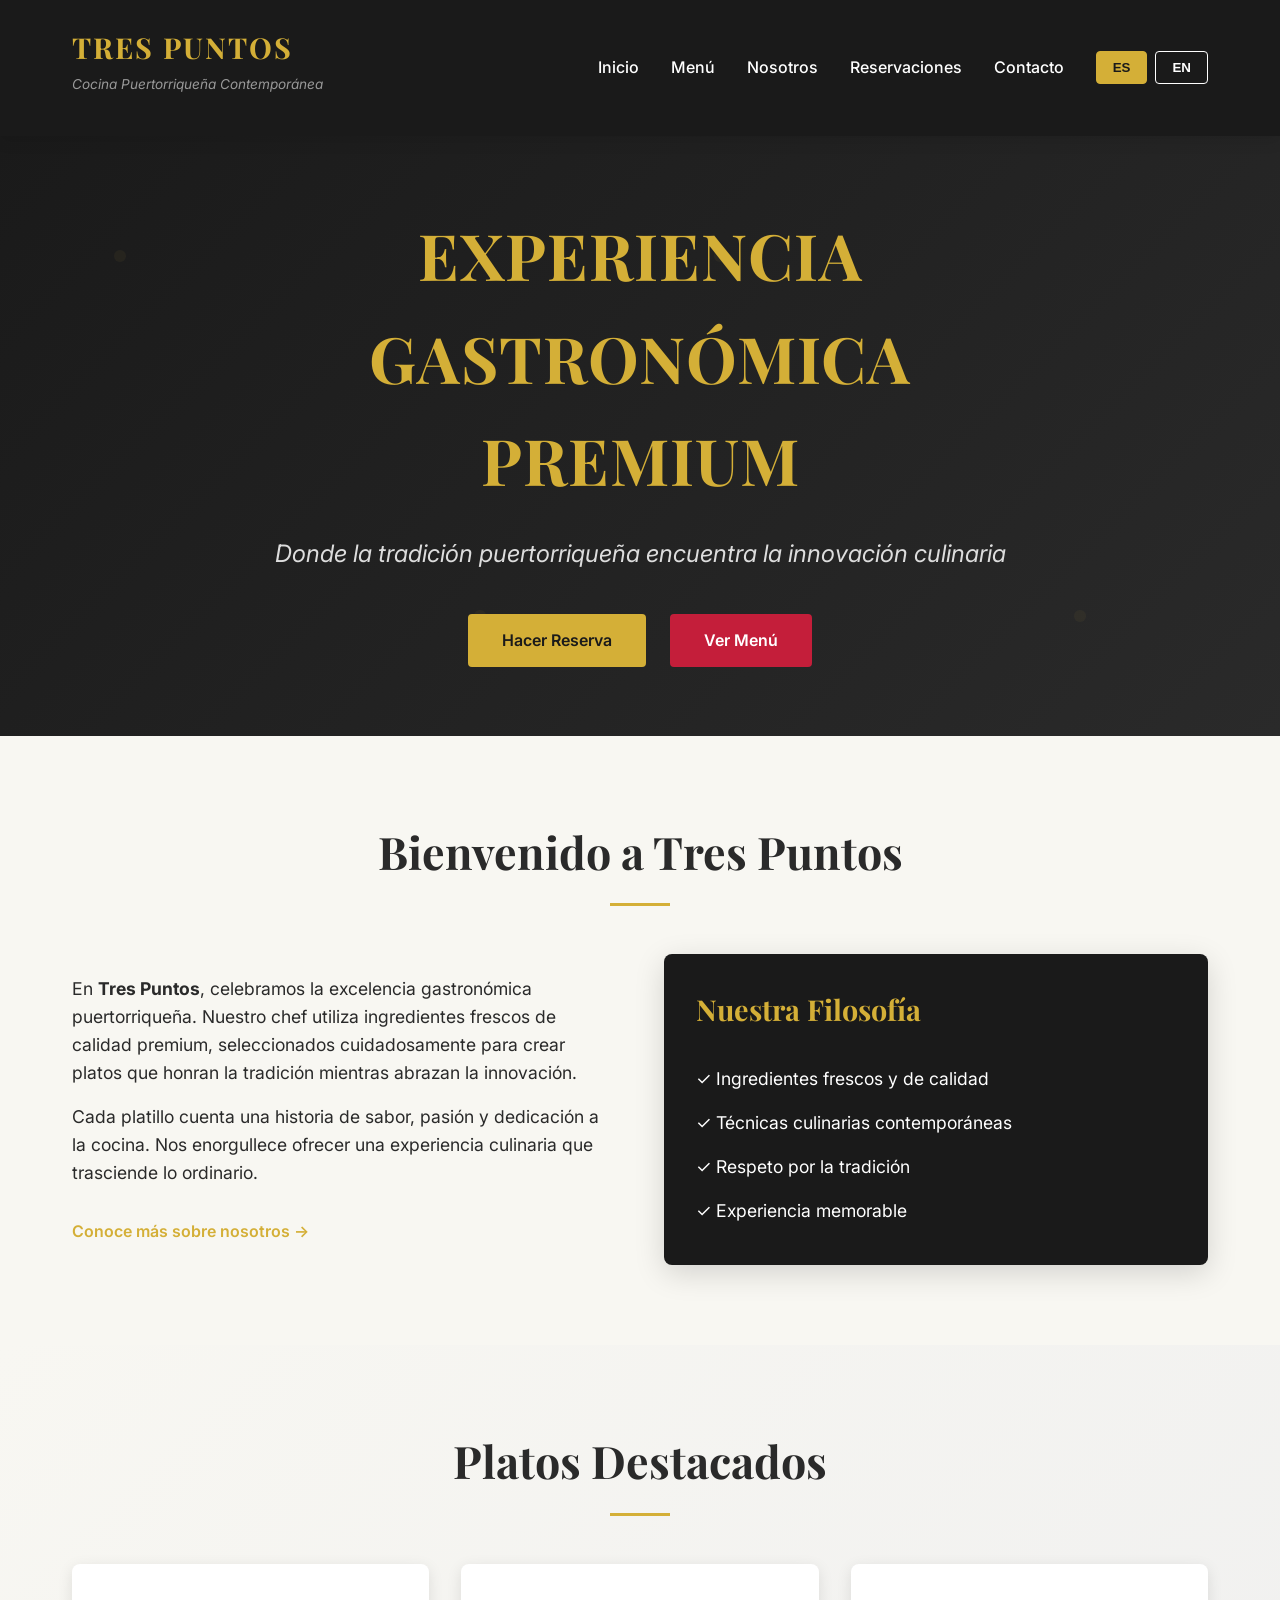
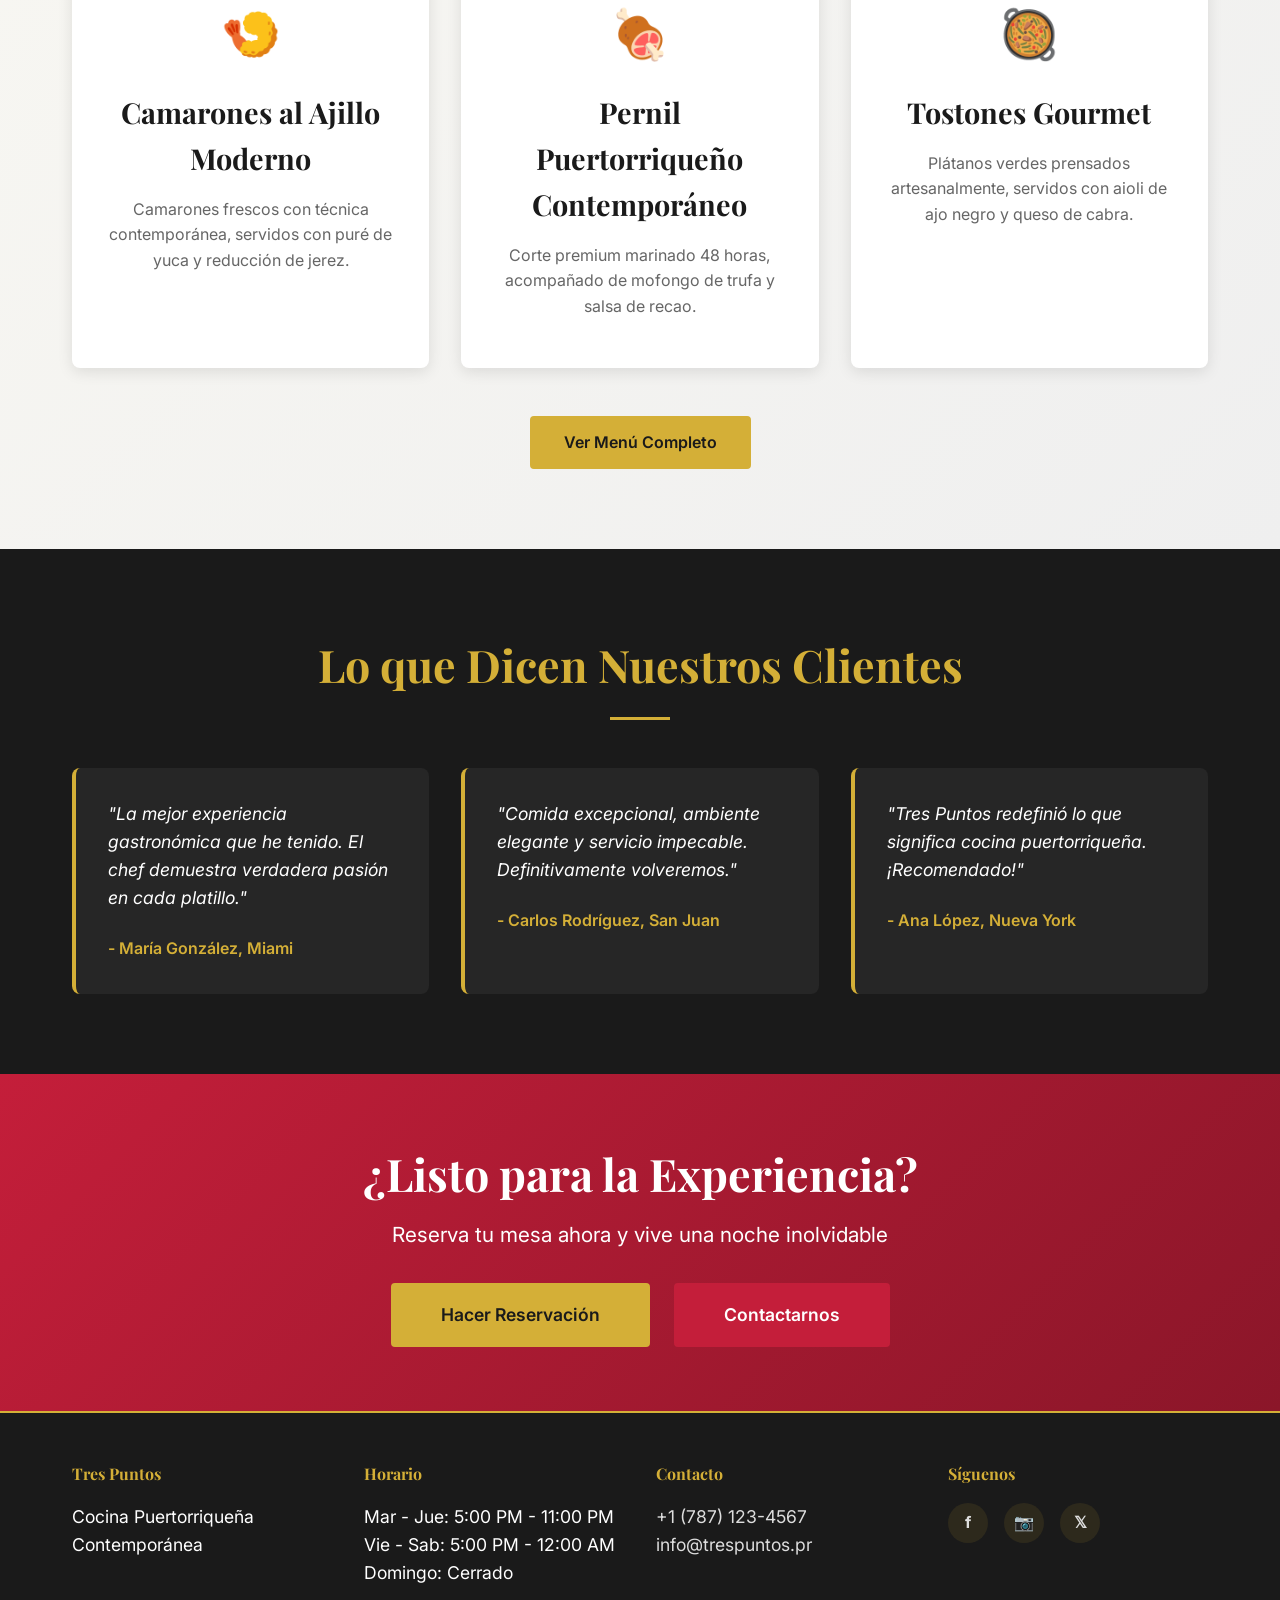
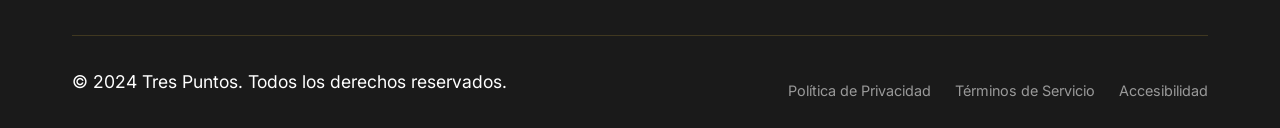
<file: index.html>
<!DOCTYPE html>
<html lang="es">
<head>
    <meta charset="UTF-8">
    <meta name="viewport" content="width=device-width, initial-scale=1.0">
    <meta name="description" content="Tres Puntos - Cocina Puertorriqueña Contemporánea. Experiencia gastronómica premium que fusiona tradición con innovación.">
    <meta name="theme-color" content="#1a1a1a">
    
    <!-- Open Graph / Facebook -->
    <meta property="og:type" content="website">
    <meta property="og:title" content="Tres Puntos - Cocina Puertorriqueña Contemporánea">
    <meta property="og:description" content="Vive la excelencia gastronómica puertorriqueña">
    
    <!-- Title -->
    <title>Tres Puntos - Cocina Puertorriqueña Contemporánea | Restaurante Premium</title>
    
    <!-- Stylesheets -->
    <link rel="stylesheet" href="css/styles.css">
    <link rel="stylesheet" href="css/accessibility.css">
    <link rel="stylesheet" href="css/responsive.css">
    
    <!-- Fonts -->
    <link rel="preconnect" href="https://fonts.googleapis.com">
    <link rel="preconnect" href="https://fonts.gstatic.com" crossorigin>
    <link href="https://fonts.googleapis.com/css2?family=Playfair+Display:wght@700;900&family=Inter:wght@400;500;600;700&display=swap" rel="stylesheet">
</head>
<body>
    <!-- Skip to Content Link (Accessibility) -->
    <a href="#main-content" class="skip-link">Saltar al contenido principal</a>
    
    <!-- Navigation -->
    <nav class="navbar" role="navigation" aria-label="Navegación principal">
        <div class="navbar-container">
            <div class="navbar-brand">
                <h1 class="logo">TRES PUNTOS</h1>
                <p class="tagline">Cocina Puertorriqueña Contemporánea</p>
            </div>
            
            <button class="menu-toggle" aria-label="Toggle menu" aria-expanded="false" id="menu-toggle">
                <span></span>
                <span></span>
                <span></span>
            </button>
            
            <ul class="nav-menu" id="nav-menu">
                <li><a href="#hero" class="nav-link">Inicio</a></li>
                <li><a href="pages/menu.html" class="nav-link">Menú</a></li>
                <li><a href="pages/about.html" class="nav-link">Nosotros</a></li>
                <li><a href="pages/reservations.html" class="nav-link">Reservaciones</a></li>
                <li><a href="pages/contact.html" class="nav-link">Contacto</a></li>
            </ul>
            
            <!-- Language Selector -->
            <div class="language-selector">
                <button class="lang-btn active" data-lang="es" aria-label="Español">ES</button>
                <button class="lang-btn" data-lang="en" aria-label="English">EN</button>
            </div>
        </div>
    </nav>
    
    <!-- Hero Section -->
    <section class="hero" id="hero" role="region" aria-label="Sección principal">
        <div class="hero-overlay"></div>
        <div class="hero-content">
            <h2 class="hero-title">EXPERIENCIA GASTRONÓMICA PREMIUM</h2>
            <p class="hero-subtitle">Donde la tradición puertorriqueña encuentra la innovación culinaria</p>
            <div class="hero-cta">
                <a href="pages/reservations.html" class="btn btn-primary">Hacer Reserva</a>
                <a href="pages/menu.html" class="btn btn-secondary">Ver Menú</a>
            </div>
        </div>
    </section>
    
    <!-- Main Content -->
    <main id="main-content">
        <!-- About Section -->
        <section class="about-preview" role="region" aria-label="Acerca de Tres Puntos">
            <div class="container">
                <div class="section-header">
                    <h2>Bienvenido a Tres Puntos</h2>
                    <div class="underline"></div>
                </div>
                
                <div class="about-grid">
                    <div class="about-text">
                        <p>En <strong>Tres Puntos</strong>, celebramos la excelencia gastronómica puertorriqueña. Nuestro chef utiliza ingredientes frescos de calidad premium, seleccionados cuidadosamente para crear platos que honran la tradición mientras abrazan la innovación.</p>
                        <p>Cada platillo cuenta una historia de sabor, pasión y dedicación a la cocina. Nos enorgullece ofrecer una experiencia culinaria que trasciende lo ordinario.</p>
                        <a href="pages/about.html" class="link-more">Conoce más sobre nosotros →</a>
                    </div>
                    <div class="about-highlight">
                        <div class="highlight-box">
                            <h3>Nuestra Filosofía</h3>
                            <ul class="philosophy-list">
                                <li>✓ Ingredientes frescos y de calidad</li>
                                <li>✓ Técnicas culinarias contemporáneas</li>
                                <li>✓ Respeto por la tradición</li>
                                <li>✓ Experiencia memorable</li>
                            </ul>
                        </div>
                    </div>
                </div>
            </div>
        </section>
        
        <!-- Featured Dishes Section -->
        <section class="featured-dishes" role="region" aria-label="Platos destacados">
            <div class="container">
                <div class="section-header">
                    <h2>Platos Destacados</h2>
                    <div class="underline"></div>
                </div>
                
                <div class="dishes-grid">
                    <article class="dish-card" tabindex="0">
                        <div class="dish-image">🍤</div>
                        <h3>Camarones al Ajillo Moderno</h3>
                        <p>Camarones frescos con técnica contemporánea, servidos con puré de yuca y reducción de jerez.</p>
                    </article>
                    
                    <article class="dish-card" tabindex="0">
                        <div class="dish-image">🍖</div>
                        <h3>Pernil Puertorriqueño Contemporáneo</h3>
                        <p>Corte premium marinado 48 horas, acompañado de mofongo de trufa y salsa de recao.</p>
                    </article>
                    
                    <article class="dish-card" tabindex="0">
                        <div class="dish-image">🥘</div>
                        <h3>Tostones Gourmet</h3>
                        <p>Plátanos verdes prensados artesanalmente, servidos con aioli de ajo negro y queso de cabra.</p>
                    </article>
                </div>
                
                <div class="section-cta">
                    <a href="pages/menu.html" class="btn btn-primary">Ver Menú Completo</a>
                </div>
            </div>
        </section>
        
        <!-- Testimonials Section -->
        <section class="testimonials" role="region" aria-label="Testimonios de clientes">
            <div class="container">
                <div class="section-header">
                    <h2>Lo que Dicen Nuestros Clientes</h2>
                    <div class="underline"></div>
                </div>
                
                <div class="testimonials-grid">
                    <blockquote class="testimonial-card">
                        <p>"La mejor experiencia gastronómica que he tenido. El chef demuestra verdadera pasión en cada platillo."</p>
                        <footer>- María González, Miami</footer>
                    </blockquote>
                    
                    <blockquote class="testimonial-card">
                        <p>"Comida excepcional, ambiente elegante y servicio impecable. Definitivamente volveremos."</p>
                        <footer>- Carlos Rodríguez, San Juan</footer>
                    </blockquote>
                    
                    <blockquote class="testimonial-card">
                        <p>"Tres Puntos redefinió lo que significa cocina puertorriqueña. ¡Recomendado!"</p>
                        <footer>- Ana López, Nueva York</footer>
                    </blockquote>
                </div>
            </div>
        </section>
        
        <!-- Call to Action Section -->
        <section class="cta-section" role="region" aria-label="Llamada a la acción">
            <div class="container">
                <h2>¿Listo para la Experiencia?</h2>
                <p>Reserva tu mesa ahora y vive una noche inolvidable</p>
                <div class="cta-buttons">
                    <a href="pages/reservations.html" class="btn btn-primary btn-large">Hacer Reservación</a>
                    <a href="pages/contact.html" class="btn btn-secondary btn-large">Contactarnos</a>
                </div>
            </div>
        </section>
    </main>
    
    <!-- Footer -->
    <footer class="footer" role="contentinfo">
        <div class="container">
            <div class="footer-grid">
                <div class="footer-section">
                    <h4>Tres Puntos</h4>
                    <p>Cocina Puertorriqueña Contemporánea</p>
                </div>
                
                <div class="footer-section">
                    <h4>Horario</h4>
                    <p>Mar - Jue: 5:00 PM - 11:00 PM<br>
                    Vie - Sab: 5:00 PM - 12:00 AM<br>
                    Domingo: Cerrado</p>
                </div>
                
                <div class="footer-section">
                    <h4>Contacto</h4>
                    <p><a href="tel:+17871234567">+1 (787) 123-4567</a><br>
                    <a href="mailto:info@trespuntos.pr">info@trespuntos.pr</a></p>
                </div>
                
                <div class="footer-section">
                    <h4>Síguenos</h4>
                    <div class="social-links">
                        <a href="#" aria-label="Facebook" class="social-link">f</a>
                        <a href="#" aria-label="Instagram" class="social-link">📷</a>
                        <a href="#" aria-label="Twitter" class="social-link">𝕏</a>
                    </div>
                </div>
            </div>
            
            <div class="footer-bottom">
                <p>&copy; 2024 Tres Puntos. Todos los derechos reservados.</p>
                <div class="footer-links">
                    <a href="#">Política de Privacidad</a>
                    <a href="#">Términos de Servicio</a>
                    <a href="#">Accesibilidad</a>
                </div>
            </div>
        </div>
    </footer>
    
    <!-- Scripts -->
    <script src="js/main.js" defer></script>
    <script src="js/accessibility.js" defer></script>
</body>
</html>
</file>
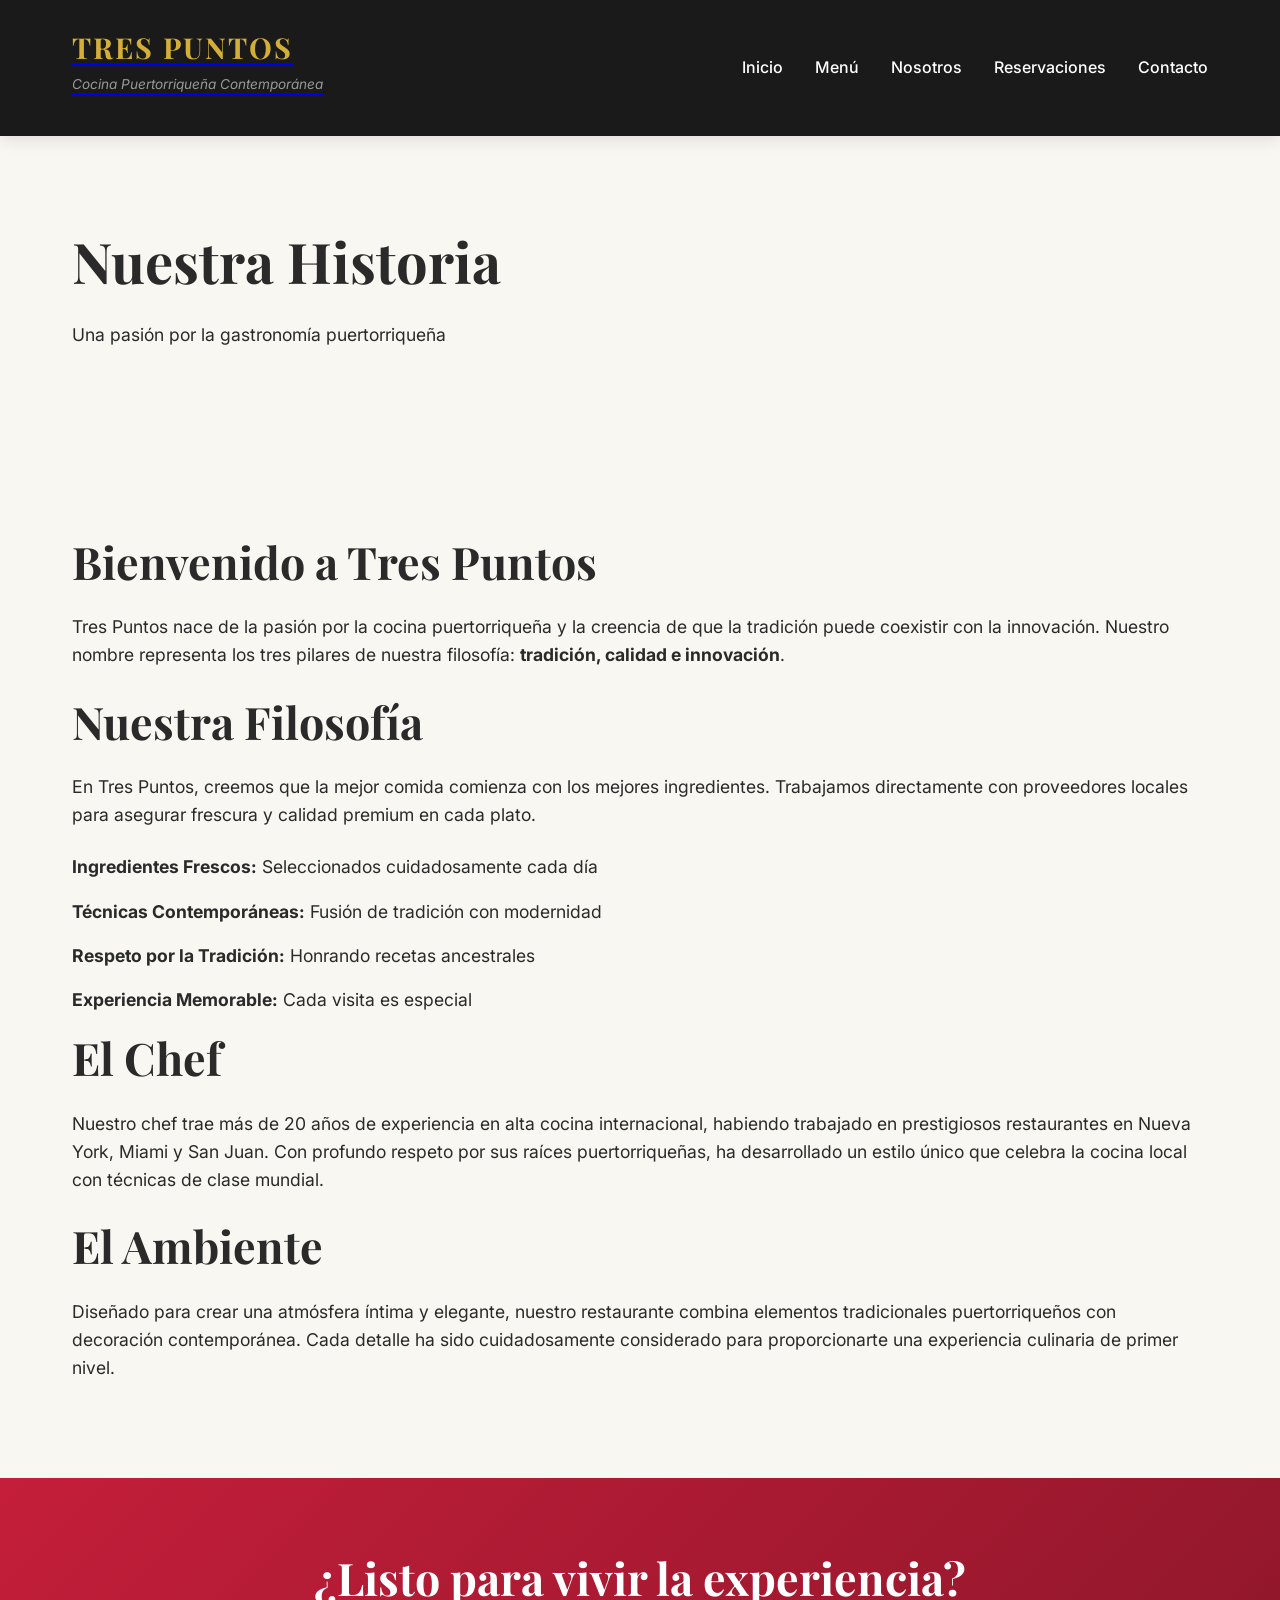
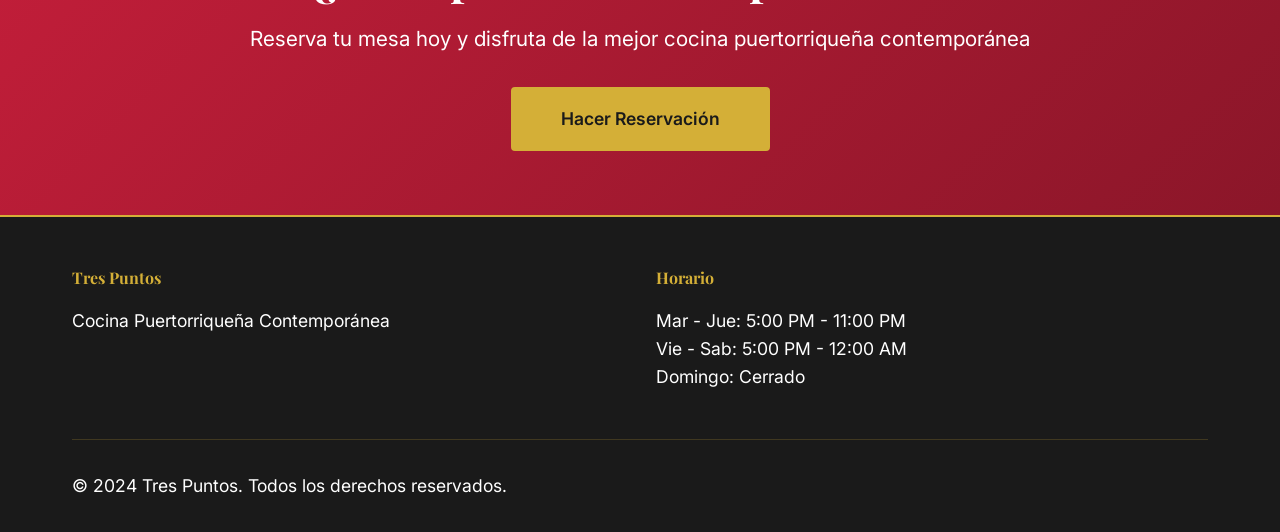
<file: pages/about.html>
<!DOCTYPE html>
<html lang="es">
<head>
    <meta charset="UTF-8">
    <meta name="viewport" content="width=device-width, initial-scale=1.0">
    <meta name="description" content="Acerca de Tres Puntos - Nuestra historia y filosofía culinaria">
    <title>Sobre Nosotros | Tres Puntos - Cocina Puertorriqueña Contemporánea</title>
    <link rel="stylesheet" href="../css/styles.css">
    <link rel="stylesheet" href="../css/accessibility.css">
    <link rel="stylesheet" href="../css/responsive.css">
    <link rel="preconnect" href="https://fonts.googleapis.com">
    <link rel="preconnect" href="https://fonts.gstatic.com" crossorigin>
    <link href="https://fonts.googleapis.com/css2?family=Playfair+Display:wght@700;900&family=Inter:wght@400;500;600;700&display=swap" rel="stylesheet">
</head>
<body>
    <a href="#main-content" class="skip-link">Saltar al contenido principal</a>
    
    <nav class="navbar" role="navigation" aria-label="Navegación principal">
        <div class="navbar-container">
            <div class="navbar-brand">
                <a href="../index.html">
                    <h1 class="logo">TRES PUNTOS</h1>
                    <p class="tagline">Cocina Puertorriqueña Contemporánea</p>
                </a>
            </div>
            
            <button class="menu-toggle" aria-label="Toggle menu" aria-expanded="false" id="menu-toggle">
                <span></span>
                <span></span>
                <span></span>
            </button>
            
            <ul class="nav-menu" id="nav-menu">
                <li><a href="../index.html" class="nav-link">Inicio</a></li>
                <li><a href="menu.html" class="nav-link">Menú</a></li>
                <li><a href="about.html" class="nav-link">Nosotros</a></li>
                <li><a href="reservations.html" class="nav-link">Reservaciones</a></li>
                <li><a href="contact.html" class="nav-link">Contacto</a></li>
            </ul>
        </div>
    </nav>
    
    <main id="main-content">
        <section class="about-hero" role="region" aria-label="Sección de inicio de nosotros">
            <div class="container">
                <h1>Nuestra Historia</h1>
                <p>Una pasión por la gastronomía puertorriqueña</p>
            </div>
        </section>
        
        <section class="about-content" role="region" aria-label="Historia del restaurante">
            <div class="container">
                <div class="about-section">
                    <h2>Bienvenido a Tres Puntos</h2>
                    <p>Tres Puntos nace de la pasión por la cocina puertorriqueña y la creencia de que la tradición puede coexistir con la innovación. Nuestro nombre representa los tres pilares de nuestra filosofía: <strong>tradición, calidad e innovación</strong>.</p>
                </div>
                
                <div class="about-section">
                    <h2>Nuestra Filosofía</h2>
                    <p>En Tres Puntos, creemos que la mejor comida comienza con los mejores ingredientes. Trabajamos directamente con proveedores locales para asegurar frescura y calidad premium en cada plato.</p>
                    <ul class="philosophy-list">
                        <li><strong>Ingredientes Frescos:</strong> Seleccionados cuidadosamente cada día</li>
                        <li><strong>Técnicas Contemporáneas:</strong> Fusión de tradición con modernidad</li>
                        <li><strong>Respeto por la Tradición:</strong> Honrando recetas ancestrales</li>
                        <li><strong>Experiencia Memorable:</strong> Cada visita es especial</li>
                    </ul>
                </div>
                
                <div class="about-section">
                    <h2>El Chef</h2>
                    <p>Nuestro chef trae más de 20 años de experiencia en alta cocina internacional, habiendo trabajado en prestigiosos restaurantes en Nueva York, Miami y San Juan. Con profundo respeto por sus raíces puertorriqueñas, ha desarrollado un estilo único que celebra la cocina local con técnicas de clase mundial.</p>
                </div>
                
                <div class="about-section">
                    <h2>El Ambiente</h2>
                    <p>Diseñado para crear una atmósfera íntima y elegante, nuestro restaurante combina elementos tradicionales puertorriqueños con decoración contemporánea. Cada detalle ha sido cuidadosamente considerado para proporcionarte una experiencia culinaria de primer nivel.</p>
                </div>
            </div>
        </section>
        
        <section class="cta-section" role="region" aria-label="Llamada a la acción">
            <div class="container">
                <h2>¿Listo para vivir la experiencia?</h2>
                <p>Reserva tu mesa hoy y disfruta de la mejor cocina puertorriqueña contemporánea</p>
                <a href="reservations.html" class="btn btn-primary btn-large">Hacer Reservación</a>
            </div>
        </section>
    </main>
    
    <footer class="footer" role="contentinfo">
        <div class="container">
            <div class="footer-grid">
                <div class="footer-section">
                    <h4>Tres Puntos</h4>
                    <p>Cocina Puertorriqueña Contemporánea</p>
                </div>
                <div class="footer-section">
                    <h4>Horario</h4>
                    <p>Mar - Jue: 5:00 PM - 11:00 PM<br>
                    Vie - Sab: 5:00 PM - 12:00 AM<br>
                    Domingo: Cerrado</p>
                </div>
            </div>
            <div class="footer-bottom">
                <p>&copy; 2024 Tres Puntos. Todos los derechos reservados.</p>
            </div>
        </div>
    </footer>
    
    <script src="../js/main.js" defer></script>
    <script src="../js/accessibility.js" defer></script>
</body>
</html>
</file>
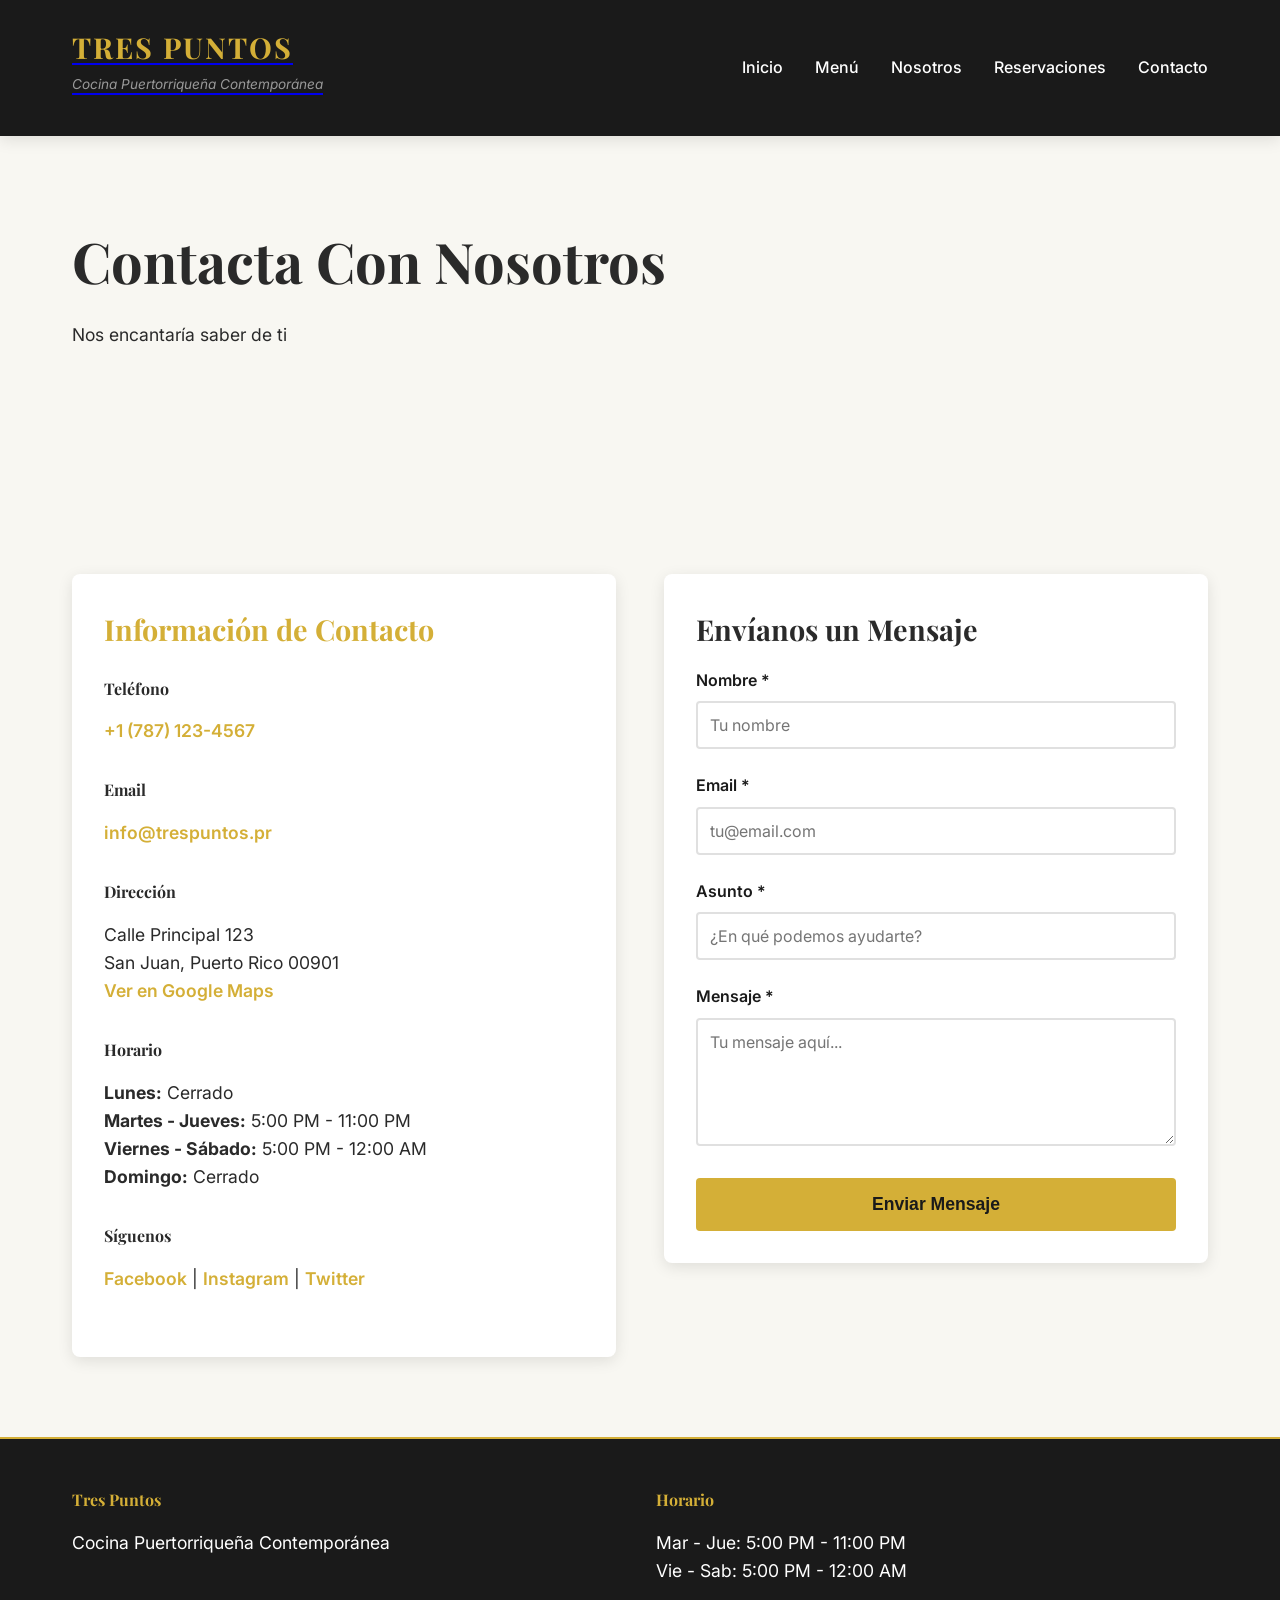
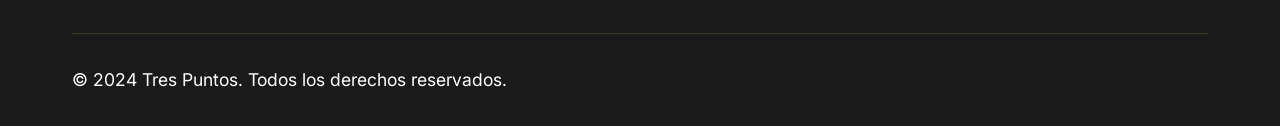
<file: pages/contact.html>
<!DOCTYPE html>
<html lang="es">
<head>
    <meta charset="UTF-8">
    <meta name="viewport" content="width=device-width, initial-scale=1.0">
    <meta name="description" content="Contacta a Tres Puntos - Cocina Puertorriqueña Contemporánea">
    <title>Contacto | Tres Puntos - Cocina Puertorriqueña Contemporánea</title>
    <link rel="stylesheet" href="../css/styles.css">
    <link rel="stylesheet" href="../css/accessibility.css">
    <link rel="stylesheet" href="../css/responsive.css">
    <link rel="preconnect" href="https://fonts.googleapis.com">
    <link rel="preconnect" href="https://fonts.gstatic.com" crossorigin>
    <link href="https://fonts.googleapis.com/css2?family=Playfair+Display:wght@700;900&family=Inter:wght@400;500;600;700&display=swap" rel="stylesheet">
    <style>
        .contact-grid {
            display: grid;
            grid-template-columns: 1fr 1fr;
            gap: 3rem;
            align-items: start;
            margin-top: 3rem;
        }

        .contact-info {
            background-color: white;
            padding: 2rem;
            border-radius: 8px;
            box-shadow: var(--shadow);
        }

        .contact-info h3 {
            color: var(--secondary-color);
            margin-bottom: 1.5rem;
        }

        .info-item {
            margin-bottom: 2rem;
        }

        .info-item p {
            margin: 0.5rem 0;
        }

        .info-item a {
            color: var(--secondary-color);
            text-decoration: none;
            font-weight: 600;
        }

        .info-item a:hover {
            color: var(--accent-color);
        }

        .contact-form {
            background-color: white;
            padding: 2rem;
            border-radius: 8px;
            box-shadow: var(--shadow);
        }

        .form-group {
            margin-bottom: 1.5rem;
        }

        .form-group label {
            display: block;
            margin-bottom: 0.5rem;
            font-weight: 600;
            color: var(--primary-color);
        }

        .form-group input,
        .form-group textarea {
            width: 100%;
            padding: 0.75rem;
            border: 2px solid var(--border-color);
            border-radius: 4px;
            font-size: 1rem;
            font-family: inherit;
            transition: var(--transition);
        }

        .form-group input:focus,
        .form-group textarea:focus {
            outline: none;
            border-color: var(--secondary-color);
            box-shadow: 0 0 0 3px rgba(212, 175, 55, 0.1);
        }

        .submit-btn {
            width: 100%;
            padding: 1rem;
            background-color: var(--secondary-color);
            color: var(--primary-color);
            border: none;
            border-radius: 4px;
            font-size: 1.1rem;
            font-weight: 700;
            cursor: pointer;
            transition: var(--transition);
        }

        .submit-btn:hover,
        .submit-btn:focus {
            background-color: #e5c158;
            transform: translateY(-2px);
            box-shadow: var(--shadow-lg);
        }

        @media (max-width: 768px) {
            .contact-grid {
                grid-template-columns: 1fr;
                gap: 2rem;
            }
        }
    </style>
</head>
<body>
    <a href="#main-content" class="skip-link">Saltar al contenido principal</a>
    
    <nav class="navbar" role="navigation" aria-label="Navegación principal">
        <div class="navbar-container">
            <div class="navbar-brand">
                <a href="../index.html">
                    <h1 class="logo">TRES PUNTOS</h1>
                    <p class="tagline">Cocina Puertorriqueña Contemporánea</p>
                </a>
            </div>
            
            <button class="menu-toggle" aria-label="Toggle menu" aria-expanded="false" id="menu-toggle">
                <span></span>
                <span></span>
                <span></span>
            </button>
            
            <ul class="nav-menu" id="nav-menu">
                <li><a href="../index.html" class="nav-link">Inicio</a></li>
                <li><a href="menu.html" class="nav-link">Menú</a></li>
                <li><a href="about.html" class="nav-link">Nosotros</a></li>
                <li><a href="reservations.html" class="nav-link">Reservaciones</a></li>
                <li><a href="contact.html" class="nav-link">Contacto</a></li>
            </ul>
        </div>
    </nav>
    
    <main id="main-content">
        <section class="menu-hero" role="region" aria-label="Sección de contacto">
            <div class="container">
                <h1>Contacta Con Nosotros</h1>
                <p>Nos encantaría saber de ti</p>
            </div>
        </section>
        
        <section class="contact-section">
            <div class="container">
                <div class="contact-grid">
                    <div class="contact-info">
                        <h3>Información de Contacto</h3>
                        
                        <div class="info-item">
                            <h4>Teléfono</h4>
                            <p><a href="tel:+17871234567">+1 (787) 123-4567</a></p>
                        </div>
                        
                        <div class="info-item">
                            <h4>Email</h4>
                            <p><a href="mailto:info@trespuntos.pr">info@trespuntos.pr</a></p>
                        </div>
                        
                        <div class="info-item">
                            <h4>Dirección</h4>
                            <p>Calle Principal 123<br>
                            San Juan, Puerto Rico 00901<br>
                            <a href="#">Ver en Google Maps</a></p>
                        </div>
                        
                        <div class="info-item">
                            <h4>Horario</h4>
                            <p>
                                <strong>Lunes:</strong> Cerrado<br>
                                <strong>Martes - Jueves:</strong> 5:00 PM - 11:00 PM<br>
                                <strong>Viernes - Sábado:</strong> 5:00 PM - 12:00 AM<br>
                                <strong>Domingo:</strong> Cerrado
                            </p>
                        </div>
                        
                        <div class="info-item">
                            <h4>Síguenos</h4>
                            <p>
                                <a href="#">Facebook</a> | 
                                <a href="#">Instagram</a> | 
                                <a href="#">Twitter</a>
                            </p>
                        </div>
                    </div>
                    
                    <div class="contact-form">
                        <h3>Envíanos un Mensaje</h3>
                        <form id="contactForm" aria-label="Formulario de contacto">
                            <div class="form-group">
                                <label for="name">Nombre *</label>
                                <input type="text" id="name" name="name" required aria-required="true" placeholder="Tu nombre">
                            </div>
                            
                            <div class="form-group">
                                <label for="email">Email *</label>
                                <input type="email" id="email" name="email" required aria-required="true" placeholder="tu@email.com">
                            </div>
                            
                            <div class="form-group">
                                <label for="subject">Asunto *</label>
                                <input type="text" id="subject" name="subject" required aria-required="true" placeholder="¿En qué podemos ayudarte?">
                            </div>
                            
                            <div class="form-group">
                                <label for="message">Mensaje *</label>
                                <textarea id="message" name="message" required aria-required="true" rows="5" placeholder="Tu mensaje aquí..."></textarea>
                            </div>
                            
                            <button type="submit" class="submit-btn">Enviar Mensaje</button>
                        </form>
                    </div>
                </div>
            </div>
        </section>
    </main>
    
    <footer class="footer" role="contentinfo">
        <div class="container">
            <div class="footer-grid">
                <div class="footer-section">
                    <h4>Tres Puntos</h4>
                    <p>Cocina Puertorriqueña Contemporánea</p>
                </div>
                <div class="footer-section">
                    <h4>Horario</h4>
                    <p>Mar - Jue: 5:00 PM - 11:00 PM<br>
                    Vie - Sab: 5:00 PM - 12:00 AM</p>
                </div>
            </div>
            <div class="footer-bottom">
                <p>&copy; 2024 Tres Puntos. Todos los derechos reservados.</p>
            </div>
        </div>
    </footer>
    
    <script src="../js/main.js" defer></script>
    <script src="../js/accessibility.js" defer></script>
    <script>
        document.getElementById('contactForm').addEventListener('submit', function(e) {
            e.preventDefault();
            alert('¡Gracias por tu mensaje! Nos pondremos en contacto pronto.');
            this.reset();
        });
    </script>
</body>
</html>
</file>
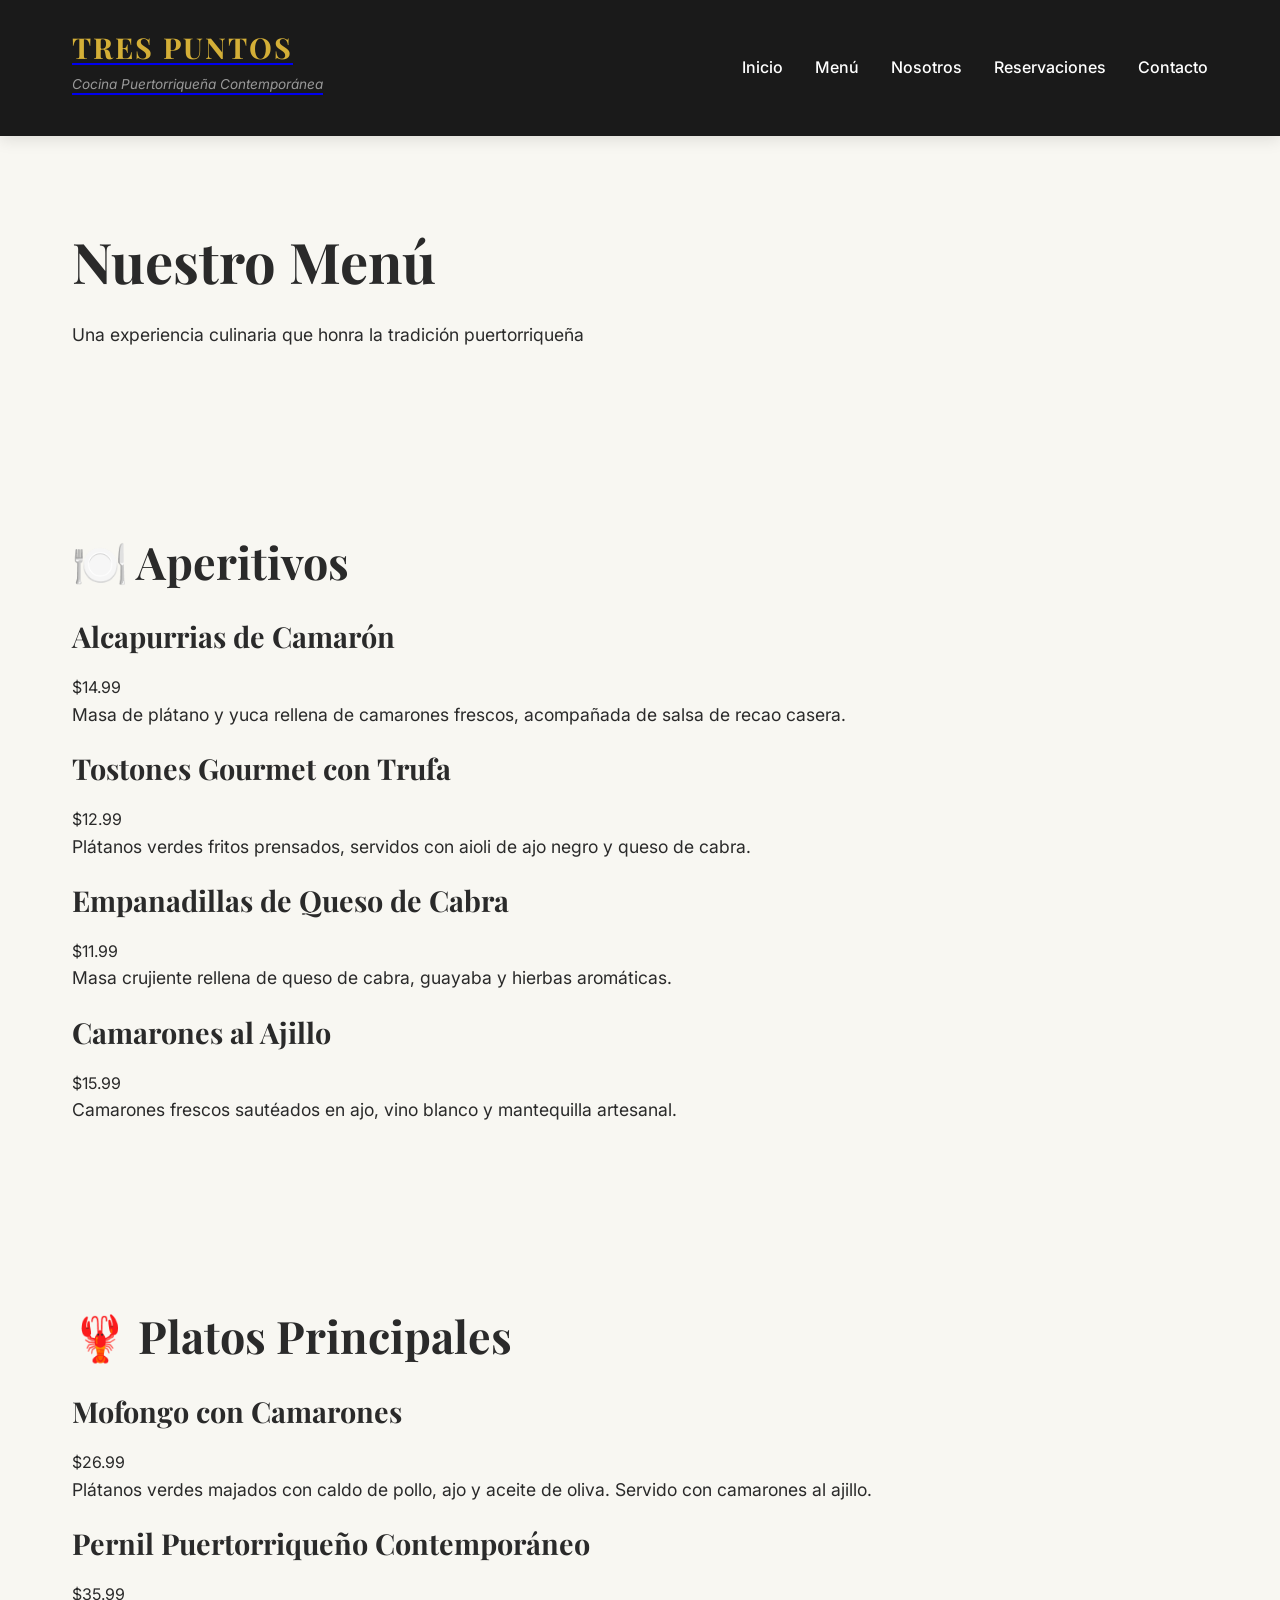
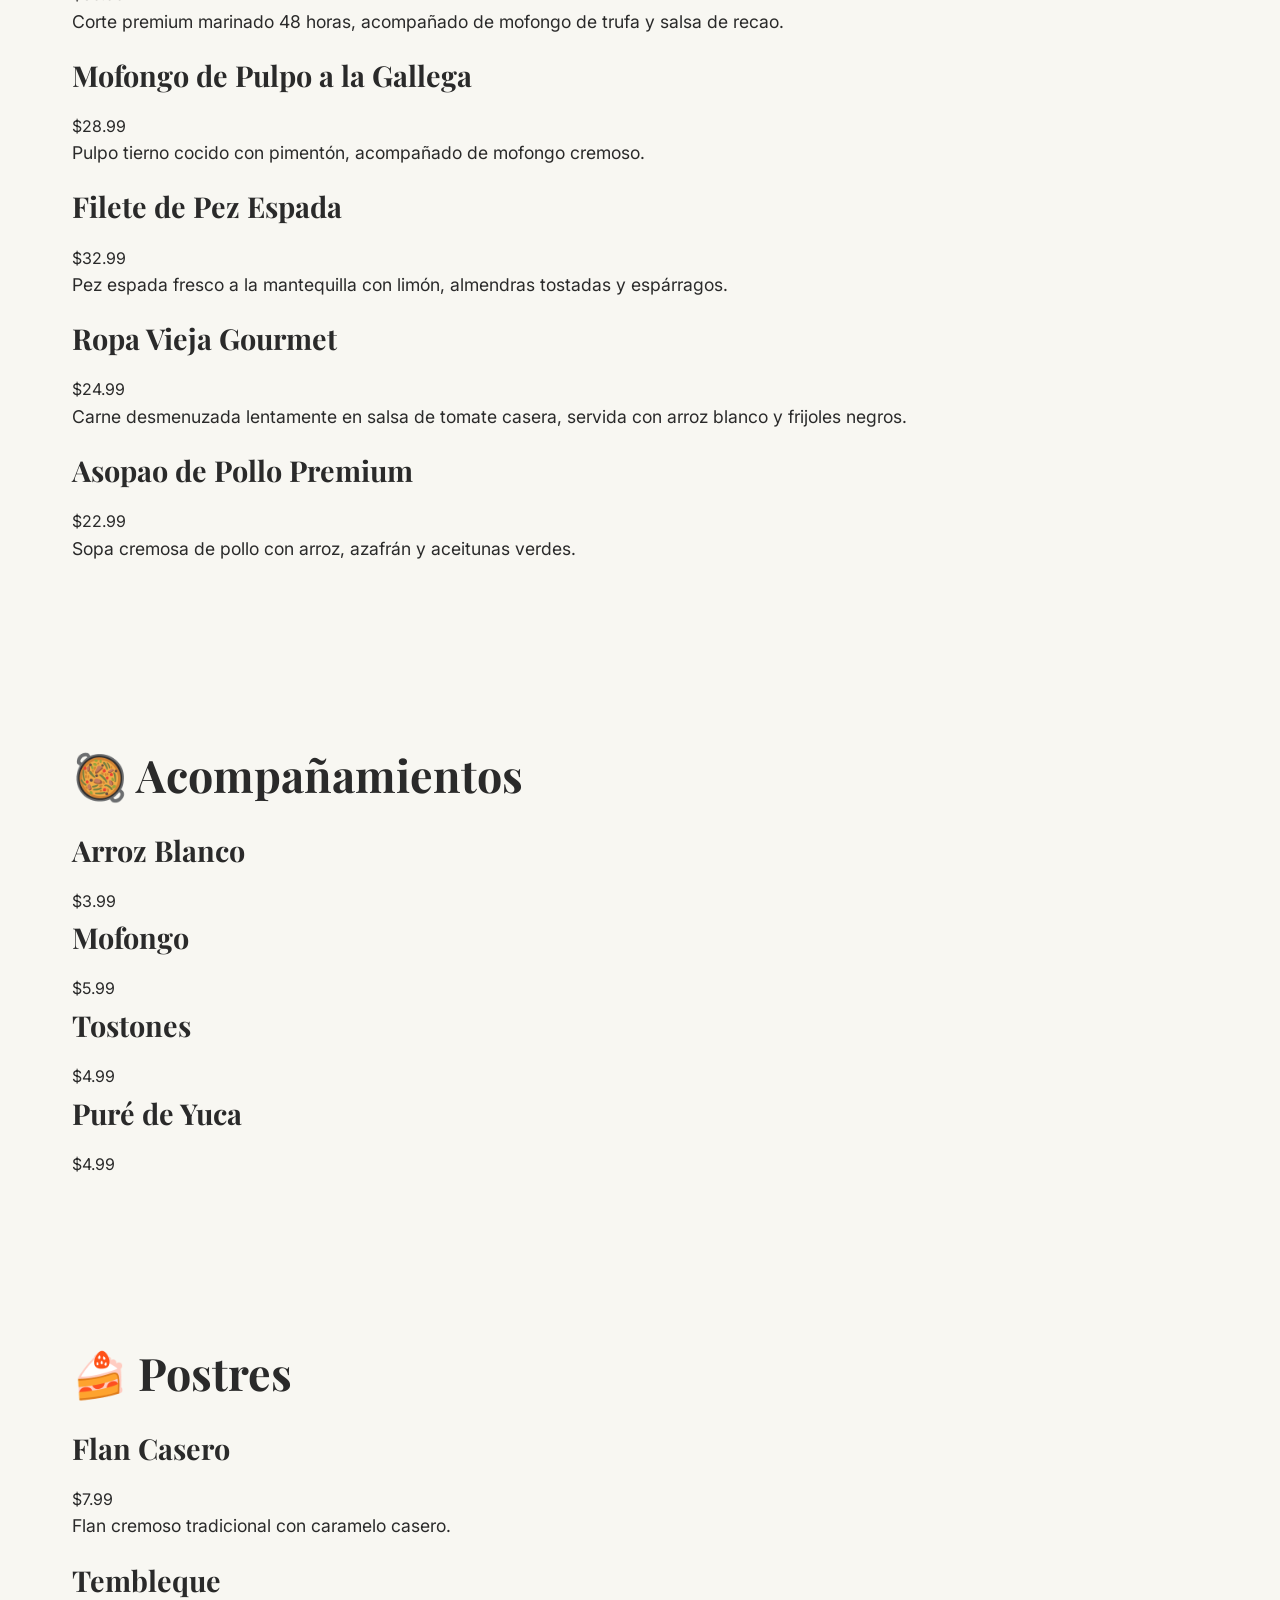
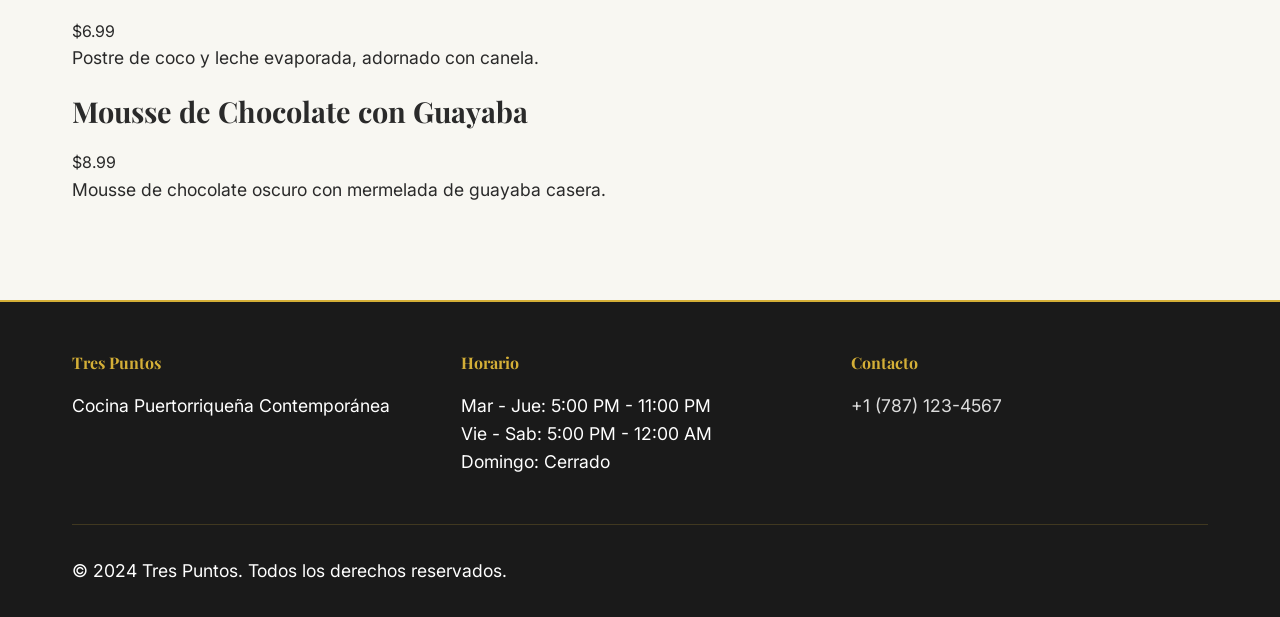
<file: pages/menu.html>
<!DOCTYPE html>
<html lang="es">
<head>
    <meta charset="UTF-8">
    <meta name="viewport" content="width=device-width, initial-scale=1.0">
    <meta name="description" content="Menú completo de Tres Puntos - Cocina Puertorriqueña Contemporánea">
    <title>Menú | Tres Puntos - Cocina Puertorriqueña Contemporánea</title>
    <link rel="stylesheet" href="../css/styles.css">
    <link rel="stylesheet" href="../css/accessibility.css">
    <link rel="stylesheet" href="../css/responsive.css">
    <link rel="preconnect" href="https://fonts.googleapis.com">
    <link rel="preconnect" href="https://fonts.gstatic.com" crossorigin>
    <link href="https://fonts.googleapis.com/css2?family=Playfair+Display:wght@700;900&family=Inter:wght@400;500;600;700&display=swap" rel="stylesheet">
</head>
<body>
    <a href="#main-content" class="skip-link">Saltar al contenido principal</a>
    
    <nav class="navbar" role="navigation" aria-label="Navegación principal">
        <div class="navbar-container">
            <div class="navbar-brand">
                <a href="../index.html">
                    <h1 class="logo">TRES PUNTOS</h1>
                    <p class="tagline">Cocina Puertorriqueña Contemporánea</p>
                </a>
            </div>
            
            <button class="menu-toggle" aria-label="Toggle menu" aria-expanded="false" id="menu-toggle">
                <span></span>
                <span></span>
                <span></span>
            </button>
            
            <ul class="nav-menu" id="nav-menu">
                <li><a href="../index.html" class="nav-link">Inicio</a></li>
                <li><a href="menu.html" class="nav-link">Menú</a></li>
                <li><a href="about.html" class="nav-link">Nosotros</a></li>
                <li><a href="reservations.html" class="nav-link">Reservaciones</a></li>
                <li><a href="contact.html" class="nav-link">Contacto</a></li>
            </ul>
        </div>
    </nav>
    
    <main id="main-content">
        <section class="menu-hero" role="region" aria-label="Sección del menú">
            <div class="container">
                <h1>Nuestro Menú</h1>
                <p>Una experiencia culinaria que honra la tradición puertorriqueña</p>
            </div>
        </section>
        
        <section class="menu-section" role="region" aria-label="Aperitivos">
            <div class="container">
                <h2>🍽️ Aperitivos</h2>
                <div class="menu-items">
                    <article class="menu-item">
                        <div class="menu-header">
                            <h3>Alcapurrias de Camarón</h3>
                            <span class="price">$14.99</span>
                        </div>
                        <p>Masa de plátano y yuca rellena de camarones frescos, acompañada de salsa de recao casera.</p>
                    </article>
                    
                    <article class="menu-item">
                        <div class="menu-header">
                            <h3>Tostones Gourmet con Trufa</h3>
                            <span class="price">$12.99</span>
                        </div>
                        <p>Plátanos verdes fritos prensados, servidos con aioli de ajo negro y queso de cabra.</p>
                    </article>
                    
                    <article class="menu-item">
                        <div class="menu-header">
                            <h3>Empanadillas de Queso de Cabra</h3>
                            <span class="price">$11.99</span>
                        </div>
                        <p>Masa crujiente rellena de queso de cabra, guayaba y hierbas aromáticas.</p>
                    </article>
                    
                    <article class="menu-item">
                        <div class="menu-header">
                            <h3>Camarones al Ajillo</h3>
                            <span class="price">$15.99</span>
                        </div>
                        <p>Camarones frescos sautéados en ajo, vino blanco y mantequilla artesanal.</p>
                    </article>
                </div>
            </div>
        </section>
        
        <section class="menu-section" role="region" aria-label="Platos Principales">
            <div class="container">
                <h2>🦞 Platos Principales</h2>
                <div class="menu-items">
                    <article class="menu-item">
                        <div class="menu-header">
                            <h3>Mofongo con Camarones</h3>
                            <span class="price">$26.99</span>
                        </div>
                        <p>Plátanos verdes majados con caldo de pollo, ajo y aceite de oliva. Servido con camarones al ajillo.</p>
                    </article>
                    
                    <article class="menu-item">
                        <div class="menu-header">
                            <h3>Pernil Puertorriqueño Contemporáneo</h3>
                            <span class="price">$35.99</span>
                        </div>
                        <p>Corte premium marinado 48 horas, acompañado de mofongo de trufa y salsa de recao.</p>
                    </article>
                    
                    <article class="menu-item">
                        <div class="menu-header">
                            <h3>Mofongo de Pulpo a la Gallega</h3>
                            <span class="price">$28.99</span>
                        </div>
                        <p>Pulpo tierno cocido con pimentón, acompañado de mofongo cremoso.</p>
                    </article>
                    
                    <article class="menu-item">
                        <div class="menu-header">
                            <h3>Filete de Pez Espada</h3>
                            <span class="price">$32.99</span>
                        </div>
                        <p>Pez espada fresco a la mantequilla con limón, almendras tostadas y espárragos.</p>
                    </article>
                    
                    <article class="menu-item">
                        <div class="menu-header">
                            <h3>Ropa Vieja Gourmet</h3>
                            <span class="price">$24.99</span>
                        </div>
                        <p>Carne desmenuzada lentamente en salsa de tomate casera, servida con arroz blanco y frijoles negros.</p>
                    </article>
                    
                    <article class="menu-item">
                        <div class="menu-header">
                            <h3>Asopao de Pollo Premium</h3>
                            <span class="price">$22.99</span>
                        </div>
                        <p>Sopa cremosa de pollo con arroz, azafrán y aceitunas verdes.</p>
                    </article>
                </div>
            </div>
        </section>
        
        <section class="menu-section" role="region" aria-label="Acompañamientos">
            <div class="container">
                <h2>🥘 Acompañamientos</h2>
                <div class="menu-items">
                    <article class="menu-item">
                        <div class="menu-header">
                            <h3>Arroz Blanco</h3>
                            <span class="price">$3.99</span>
                        </div>
                    </article>
                    
                    <article class="menu-item">
                        <div class="menu-header">
                            <h3>Mofongo</h3>
                            <span class="price">$5.99</span>
                        </div>
                    </article>
                    
                    <article class="menu-item">
                        <div class="menu-header">
                            <h3>Tostones</h3>
                            <span class="price">$4.99</span>
                        </div>
                    </article>
                    
                    <article class="menu-item">
                        <div class="menu-header">
                            <h3>Puré de Yuca</h3>
                            <span class="price">$4.99</span>
                        </div>
                    </article>
                </div>
            </div>
        </section>
        
        <section class="menu-section" role="region" aria-label="Postres">
            <div class="container">
                <h2>🍰 Postres</h2>
                <div class="menu-items">
                    <article class="menu-item">
                        <div class="menu-header">
                            <h3>Flan Casero</h3>
                            <span class="price">$7.99</span>
                        </div>
                        <p>Flan cremoso tradicional con caramelo casero.</p>
                    </article>
                    
                    <article class="menu-item">
                        <div class="menu-header">
                            <h3>Tembleque</h3>
                            <span class="price">$6.99</span>
                        </div>
                        <p>Postre de coco y leche evaporada, adornado con canela.</p>
                    </article>
                    
                    <article class="menu-item">
                        <div class="menu-header">
                            <h3>Mousse de Chocolate con Guayaba</h3>
                            <span class="price">$8.99</span>
                        </div>
                        <p>Mousse de chocolate oscuro con mermelada de guayaba casera.</p>
                    </article>
                </div>
            </div>
        </section>
    </main>
    
    <footer class="footer" role="contentinfo">
        <div class="container">
            <div class="footer-grid">
                <div class="footer-section">
                    <h4>Tres Puntos</h4>
                    <p>Cocina Puertorriqueña Contemporánea</p>
                </div>
                <div class="footer-section">
                    <h4>Horario</h4>
                    <p>Mar - Jue: 5:00 PM - 11:00 PM<br>
                    Vie - Sab: 5:00 PM - 12:00 AM<br>
                    Domingo: Cerrado</p>
                </div>
                <div class="footer-section">
                    <h4>Contacto</h4>
                    <p><a href="tel:+17871234567">+1 (787) 123-4567</a></p>
                </div>
            </div>
            <div class="footer-bottom">
                <p>&copy; 2024 Tres Puntos. Todos los derechos reservados.</p>
            </div>
        </div>
    </footer>
    
    <script src="../js/main.js" defer></script>
    <script src="../js/accessibility.js" defer></script>
</body>
</html>
</file>
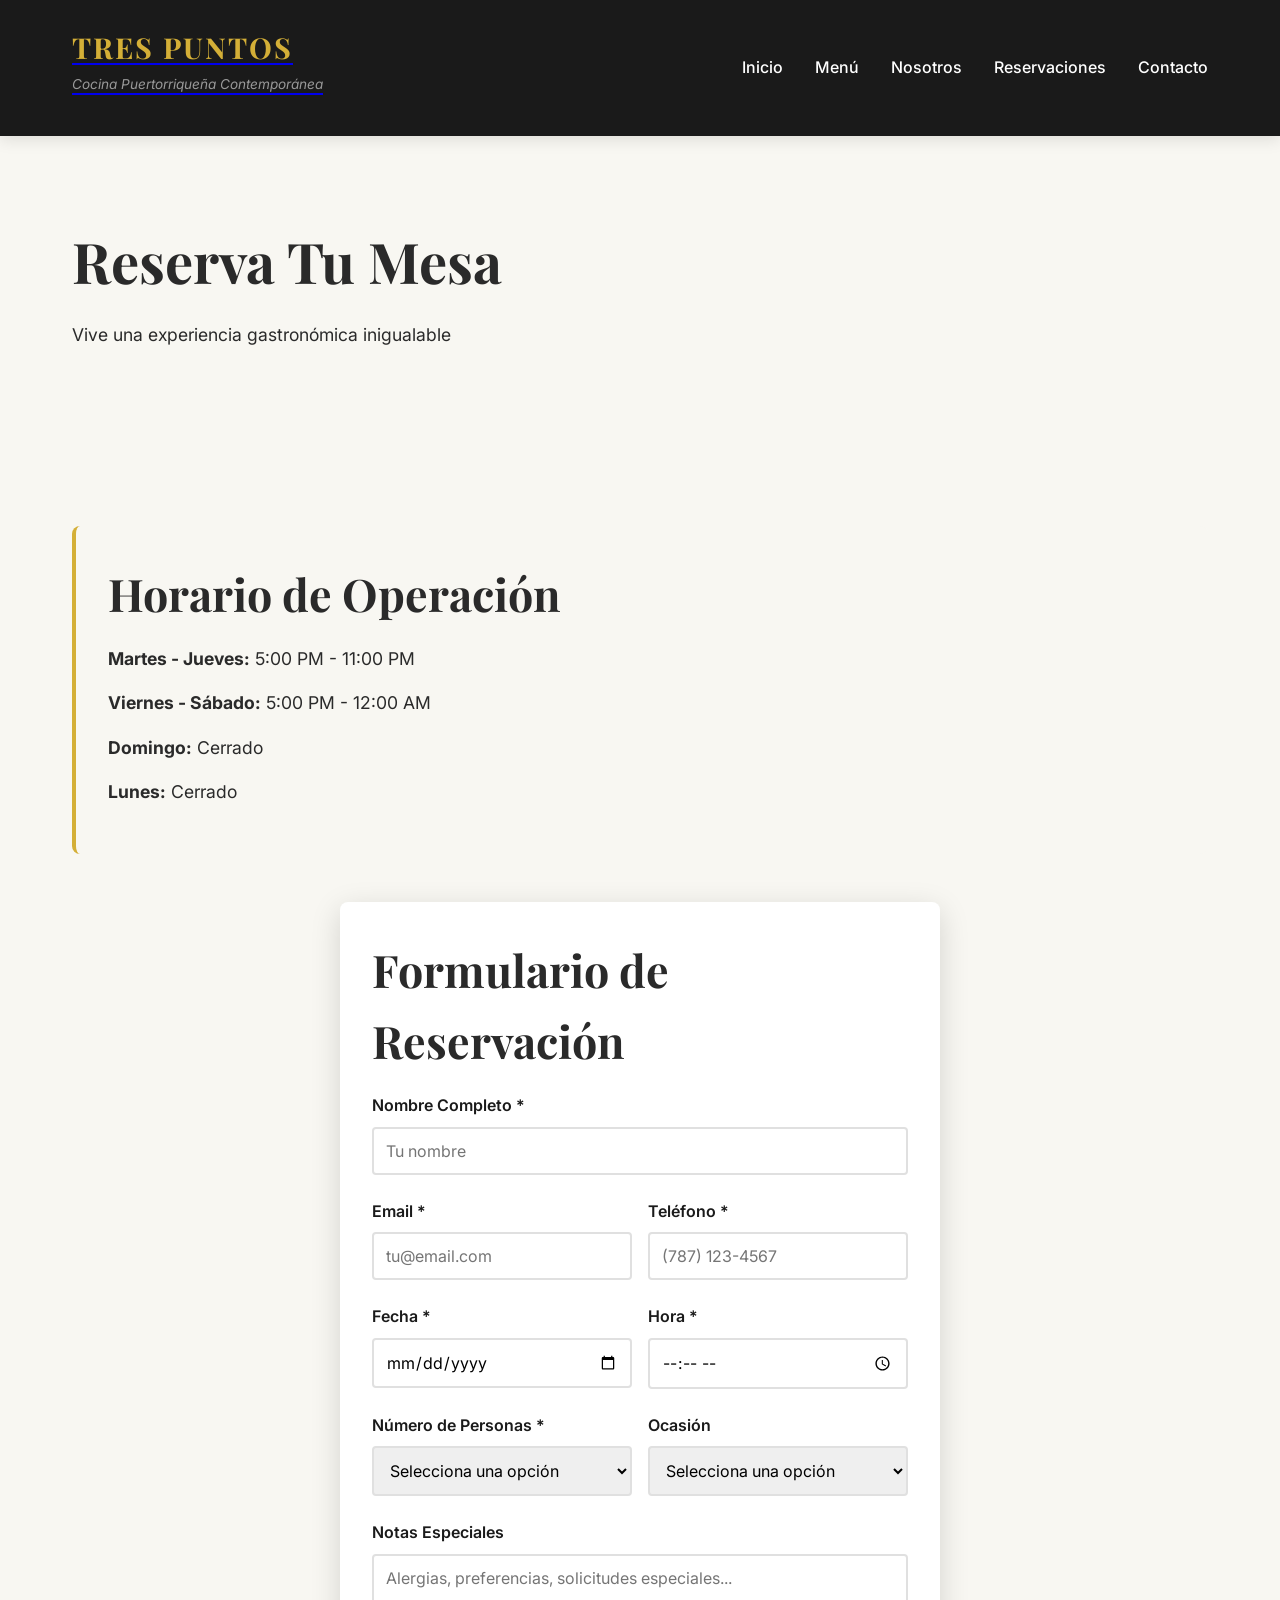
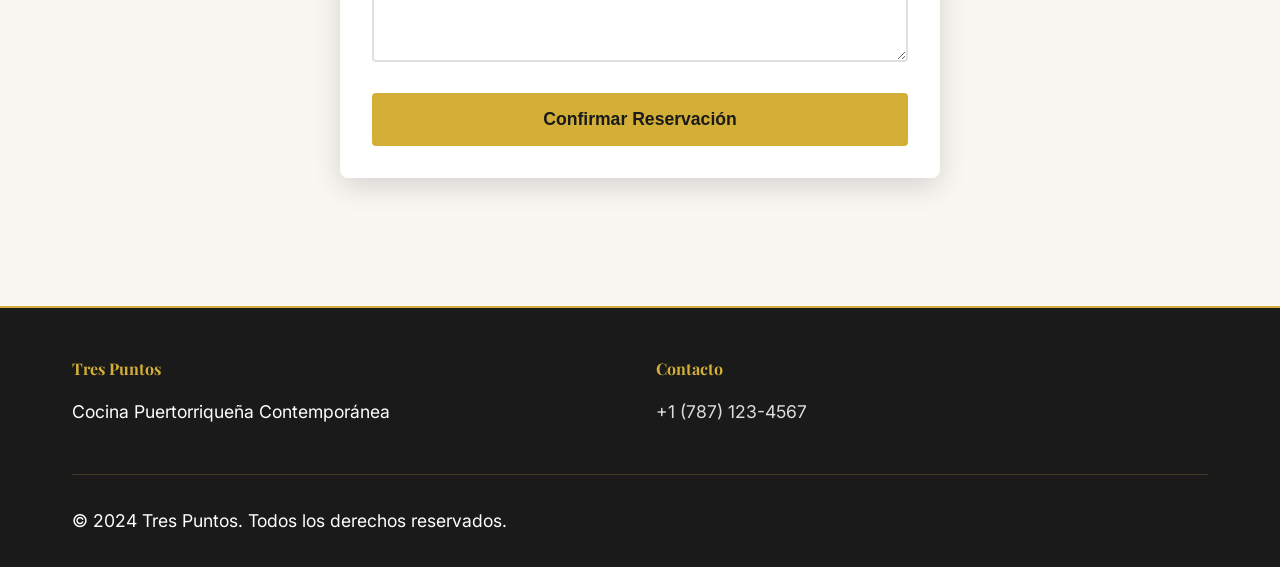
<file: pages/reservations.html>
<!DOCTYPE html>
<html lang="es">
<head>
    <meta charset="UTF-8">
    <meta name="viewport" content="width=device-width, initial-scale=1.0">
    <meta name="description" content="Reserva tu mesa en Tres Puntos - Cocina Puertorriqueña Contemporánea">
    <title>Reservaciones | Tres Puntos - Cocina Puertorriqueña Contemporánea</title>
    <link rel="stylesheet" href="../css/styles.css">
    <link rel="stylesheet" href="../css/accessibility.css">
    <link rel="stylesheet" href="../css/responsive.css">
    <link rel="preconnect" href="https://fonts.googleapis.com">
    <link rel="preconnect" href="https://fonts.gstatic.com" crossorigin>
    <link href="https://fonts.googleapis.com/css2?family=Playfair+Display:wght@700;900&family=Inter:wght@400;500;600;700&display=swap" rel="stylesheet">
    <style>
        .form-container {
            max-width: 600px;
            margin: 3rem auto;
            background-color: white;
            padding: 2rem;
            border-radius: 8px;
            box-shadow: var(--shadow-lg);
        }

        .form-group {
            margin-bottom: 1.5rem;
        }

        .form-group label {
            display: block;
            margin-bottom: 0.5rem;
            font-weight: 600;
            color: var(--primary-color);
        }

        .form-group input,
        .form-group select,
        .form-group textarea {
            width: 100%;
            padding: 0.75rem;
            border: 2px solid var(--border-color);
            border-radius: 4px;
            font-size: 1rem;
            font-family: inherit;
            transition: var(--transition);
        }

        .form-group input:focus,
        .form-group select:focus,
        .form-group textarea:focus {
            outline: none;
            border-color: var(--secondary-color);
            box-shadow: 0 0 0 3px rgba(212, 175, 55, 0.1);
        }

        .form-row {
            display: grid;
            grid-template-columns: 1fr 1fr;
            gap: 1rem;
        }

        .submit-btn {
            width: 100%;
            padding: 1rem;
            background-color: var(--secondary-color);
            color: var(--primary-color);
            border: none;
            border-radius: 4px;
            font-size: 1.1rem;
            font-weight: 700;
            cursor: pointer;
            transition: var(--transition);
        }

        .submit-btn:hover,
        .submit-btn:focus {
            background-color: #e5c158;
            transform: translateY(-2px);
            box-shadow: var(--shadow-lg);
        }

        .info-box {
            background-color: var(--light-bg);
            padding: 2rem;
            border-radius: 8px;
            margin-bottom: 2rem;
            border-left: 4px solid var(--secondary-color);
        }

        @media (max-width: 480px) {
            .form-row {
                grid-template-columns: 1fr;
            }
            
            .form-container {
                padding: 1.5rem;
            }
        }
    </style>
</head>
<body>
    <a href="#main-content" class="skip-link">Saltar al contenido principal</a>
    
    <nav class="navbar" role="navigation" aria-label="Navegación principal">
        <div class="navbar-container">
            <div class="navbar-brand">
                <a href="../index.html">
                    <h1 class="logo">TRES PUNTOS</h1>
                    <p class="tagline">Cocina Puertorriqueña Contemporánea</p>
                </a>
            </div>
            
            <button class="menu-toggle" aria-label="Toggle menu" aria-expanded="false" id="menu-toggle">
                <span></span>
                <span></span>
                <span></span>
            </button>
            
            <ul class="nav-menu" id="nav-menu">
                <li><a href="../index.html" class="nav-link">Inicio</a></li>
                <li><a href="menu.html" class="nav-link">Menú</a></li>
                <li><a href="about.html" class="nav-link">Nosotros</a></li>
                <li><a href="reservations.html" class="nav-link">Reservaciones</a></li>
                <li><a href="contact.html" class="nav-link">Contacto</a></li>
            </ul>
        </div>
    </nav>
    
    <main id="main-content">
        <section class="menu-hero" role="region" aria-label="Sección de reservaciones">
            <div class="container">
                <h1>Reserva Tu Mesa</h1>
                <p>Vive una experiencia gastronómica inigualable</p>
            </div>
        </section>
        
        <section class="form-section">
            <div class="container">
                <div class="info-box">
                    <h2>Horario de Operación</h2>
                    <p><strong>Martes - Jueves:</strong> 5:00 PM - 11:00 PM</p>
                    <p><strong>Viernes - Sábado:</strong> 5:00 PM - 12:00 AM</p>
                    <p><strong>Domingo:</strong> Cerrado</p>
                    <p><strong>Lunes:</strong> Cerrado</p>
                </div>
                
                <div class="form-container">
                    <h2>Formulario de Reservación</h2>
                    <form id="reservationForm" aria-label="Formulario de reservación">
                        <div class="form-group">
                            <label for="name">Nombre Completo *</label>
                            <input type="text" id="name" name="name" required aria-required="true" placeholder="Tu nombre">
                        </div>
                        
                        <div class="form-row">
                            <div class="form-group">
                                <label for="email">Email *</label>
                                <input type="email" id="email" name="email" required aria-required="true" placeholder="tu@email.com">
                            </div>
                            <div class="form-group">
                                <label for="phone">Teléfono *</label>
                                <input type="tel" id="phone" name="phone" required aria-required="true" placeholder="(787) 123-4567">
                            </div>
                        </div>
                        
                        <div class="form-row">
                            <div class="form-group">
                                <label for="date">Fecha *</label>
                                <input type="date" id="date" name="date" required aria-required="true">
                            </div>
                            <div class="form-group">
                                <label for="time">Hora *</label>
                                <input type="time" id="time" name="time" required aria-required="true">
                            </div>
                        </div>
                        
                        <div class="form-row">
                            <div class="form-group">
                                <label for="guests">Número de Personas *</label>
                                <select id="guests" name="guests" required aria-required="true">
                                    <option value="">Selecciona una opción</option>
                                    <option value="1">1 Persona</option>
                                    <option value="2">2 Personas</option>
                                    <option value="3">3 Personas</option>
                                    <option value="4">4 Personas</option>
                                    <option value="5">5 Personas</option>
                                    <option value="6">6 Personas</option>
                                    <option value="7">7 Personas</option>
                                    <option value="8">8 Personas</option>
                                    <option value="8+">Más de 8 personas</option>
                                </select>
                            </div>
                            <div class="form-group">
                                <label for="occasion">Ocasión</label>
                                <select id="occasion" name="occasion">
                                    <option value="">Selecciona una opción</option>
                                    <option value="anniversary">Aniversario</option>
                                    <option value="birthday">Cumpleaños</option>
                                    <option value="business">Negocio</option>
                                    <option value="celebration">Celebración</option>
                                    <option value="other">Otro</option>
                                </select>
                            </div>
                        </div>
                        
                        <div class="form-group">
                            <label for="notes">Notas Especiales</label>
                            <textarea id="notes" name="notes" rows="4" placeholder="Alergias, preferencias, solicitudes especiales..."></textarea>
                        </div>
                        
                        <button type="submit" class="submit-btn">Confirmar Reservación</button>
                    </form>
                </div>
            </div>
        </section>
    </main>
    
    <footer class="footer" role="contentinfo">
        <div class="container">
            <div class="footer-grid">
                <div class="footer-section">
                    <h4>Tres Puntos</h4>
                    <p>Cocina Puertorriqueña Contemporánea</p>
                </div>
                <div class="footer-section">
                    <h4>Contacto</h4>
                    <p><a href="tel:+17871234567">+1 (787) 123-4567</a></p>
                </div>
            </div>
            <div class="footer-bottom">
                <p>&copy; 2024 Tres Puntos. Todos los derechos reservados.</p>
            </div>
        </div>
    </footer>
    
    <script src="../js/main.js" defer></script>
    <script src="../js/accessibility.js" defer></script>
    <script>
        document.getElementById('reservationForm').addEventListener('submit', function(e) {
            e.preventDefault();
            alert('¡Gracias por tu reservación! Te contactaremos pronto para confirmar.');
            this.reset();
        });
    </script>
</body>
</html>
</file>
<file: css/styles.css>
/* ==========================================
   TRES PUNTOS - RESTAURANT WEBSITE
   Main Styles - Premium & Elegant Design
   ========================================== */

/* CSS Variables */
:root {
    --primary-color: #1a1a1a;      /* Charcoal Black */
    --secondary-color: #d4af37;    /* Gold */
    --accent-color: #c41e3a;       /* Puerto Rican Red */
    --light-bg: #f8f7f2;           /* Cream/Off-white */
    --text-dark: #2a2a2a;          /* Dark text */
    --text-light: #ffffff;         /* Light text */
    --border-color: #e0e0e0;       /* Light border */
    --shadow: 0 4px 15px rgba(0, 0, 0, 0.1);
    --shadow-lg: 0 8px 30px rgba(0, 0, 0, 0.15);
    --transition: all 0.3s ease;
}

/* Global Styles */
* {
    margin: 0;
    padding: 0;
    box-sizing: border-box;
}

html {
    scroll-behavior: smooth;
}

body {
    font-family: 'Inter', sans-serif;
    background-color: var(--light-bg);
    color: var(--text-dark);
    line-height: 1.6;
}

/* Typography */
h1, h2, h3, h4, h5, h6 {
    font-family: 'Playfair Display', serif;
    font-weight: 700;
    margin-bottom: 1rem;
}

h1 { font-size: clamp(2rem, 5vw, 3.5rem); }
h2 { font-size: clamp(1.8rem, 4vw, 2.8rem); }
h3 { font-size: clamp(1.3rem, 3vw, 1.8rem); }

p {
    margin-bottom: 1rem;
    font-size: 1.1rem;
}

/* Container */
.container {
    max-width: 1200px;
    margin: 0 auto;
    padding: 0 2rem;
}

/* Buttons */
.btn {
    display: inline-block;
    padding: 0.75rem 2rem;
    border: 2px solid var(--secondary-color);
    background-color: transparent;
    color: var(--secondary-color);
    text-decoration: none;
    font-weight: 600;
    cursor: pointer;
    transition: var(--transition);
    text-align: center;
    border-radius: 4px;
    font-size: 1rem;
}

.btn:hover,
.btn:focus {
    transform: translateY(-2px);
    box-shadow: var(--shadow);
}

.btn-primary {
    background-color: var(--secondary-color);
    color: var(--primary-color);
}

.btn-primary:hover,
.btn-primary:focus {
    background-color: #e5c158;
    border-color: #e5c158;
}

.btn-secondary {
    background-color: var(--accent-color);
    border-color: var(--accent-color);
    color: var(--text-light);
}

.btn-secondary:hover,
.btn-secondary:focus {
    background-color: #a01630;
    border-color: #a01630;
}

.btn-large {
    padding: 1rem 3rem;
    font-size: 1.1rem;
}

/* Navigation Bar */
.navbar {
    background-color: var(--primary-color);
    color: var(--text-light);
    padding: 1.5rem 0;
    position: sticky;
    top: 0;
    z-index: 1000;
    box-shadow: var(--shadow);
}

.navbar-container {
    max-width: 1200px;
    margin: 0 auto;
    padding: 0 2rem;
    display: flex;
    justify-content: space-between;
    align-items: center;
}

.navbar-brand {
    flex: 1;
}

.logo {
    font-size: 1.8rem;
    letter-spacing: 2px;
    color: var(--secondary-color);
    margin-bottom: 0.25rem;
}

.tagline {
    font-size: 0.85rem;
    color: #999;
    font-style: italic;
}

.nav-menu {
    display: flex;
    list-style: none;
    gap: 2rem;
    align-items: center;
}

.nav-link {
    color: var(--text-light);
    text-decoration: none;
    font-weight: 500;
    transition: var(--transition);
    position: relative;
}

.nav-link:hover,
.nav-link:focus {
    color: var(--secondary-color);
}

.nav-link::after {
    content: '';
    position: absolute;
    bottom: -5px;
    left: 0;
    width: 0;
    height: 2px;
    background-color: var(--secondary-color);
    transition: var(--transition);
}

.nav-link:hover::after,
.nav-link:focus::after {
    width: 100%;
}

/* Language Selector */
.language-selector {
    display: flex;
    gap: 0.5rem;
    margin-left: 2rem;
}

.lang-btn {
    background-color: transparent;
    border: 1px solid var(--text-light);
    color: var(--text-light);
    padding: 0.5rem 1rem;
    cursor: pointer;
    font-weight: 600;
    transition: var(--transition);
    border-radius: 4px;
}

.lang-btn.active {
    background-color: var(--secondary-color);
    border-color: var(--secondary-color);
    color: var(--primary-color);
}

.lang-btn:hover {
    background-color: var(--secondary-color);
    border-color: var(--secondary-color);
    color: var(--primary-color);
}

/* Menu Toggle (Mobile) */
.menu-toggle {
    display: none;
    flex-direction: column;
    background-color: transparent;
    border: none;
    cursor: pointer;
    gap: 0.4rem;
}

.menu-toggle span {
    width: 25px;
    height: 2px;
    background-color: var(--secondary-color);
    transition: var(--transition);
}

/* Hero Section */
.hero {
    position: relative;
    height: 600px;
    display: flex;
    align-items: center;
    justify-content: center;
    text-align: center;
    color: var(--text-light);
    overflow: hidden;
    background: linear-gradient(135deg, var(--primary-color) 0%, #2a2a2a 100%);
}

.hero-overlay {
    position: absolute;
    top: 0;
    left: 0;
    width: 100%;
    height: 100%;
    background: url('data:image/svg+xml,<svg xmlns="http://www.w3.org/2000/svg" viewBox="0 0 100 100"><circle cx="20" cy="20" r="1" fill="rgba(212,175,55,0.1)"/><circle cx="80" cy="80" r="1" fill="rgba(212,175,55,0.1)"/></svg>');
    opacity: 0.5;
}

.hero-content {
    position: relative;
    z-index: 2;
    max-width: 800px;
}

.hero-title {
    font-size: clamp(2.5rem, 6vw, 4rem);
    margin-bottom: 1.5rem;
    letter-spacing: 1px;
    color: var(--secondary-color);
}

.hero-subtitle {
    font-size: 1.5rem;
    margin-bottom: 2.5rem;
    color: #ddd;
    font-style: italic;
}

.hero-cta {
    display: flex;
    gap: 1.5rem;
    justify-content: center;
    flex-wrap: wrap;
}

/* Section Styling */
section {
    padding: 5rem 0;
}

.section-header {
    text-align: center;
    margin-bottom: 3rem;
}

.underline {
    width: 60px;
    height: 3px;
    background-color: var(--secondary-color);
    margin: 1rem auto;
}

/* About Preview Section */
.about-preview {
    background-color: var(--light-bg);
}

.about-grid {
    display: grid;
    grid-template-columns: 1fr 1fr;
    gap: 3rem;
    align-items: center;
}

.about-text a {
    color: var(--secondary-color);
    text-decoration: none;
    font-weight: 600;
    transition: var(--transition);
}

.about-text a:hover {
    color: var(--accent-color);
}

.link-more {
    display: inline-block;
    margin-top: 1rem;
}

.highlight-box {
    background-color: var(--primary-color);
    color: var(--text-light);
    padding: 2rem;
    border-radius: 8px;
    box-shadow: var(--shadow-lg);
}

.highlight-box h3 {
    color: var(--secondary-color);
    margin-bottom: 1.5rem;
}

.philosophy-list {
    list-style: none;
}

.philosophy-list li {
    padding: 0.5rem 0;
    font-size: 1.1rem;
}

/* Featured Dishes Section */
.featured-dishes {
    background: linear-gradient(135deg, #f8f7f2 0%, #efefef 100%);
}

.dishes-grid {
    display: grid;
    grid-template-columns: repeat(auto-fit, minmax(300px, 1fr));
    gap: 2rem;
    margin-bottom: 3rem;
}

.dish-card {
    background-color: var(--text-light);
    padding: 2rem;
    border-radius: 8px;
    box-shadow: var(--shadow);
    transition: var(--transition);
    text-align: center;
    cursor: pointer;
}

.dish-card:hover,
.dish-card:focus {
    transform: translateY(-5px);
    box-shadow: var(--shadow-lg);
}

.dish-image {
    font-size: 3rem;
    margin-bottom: 1rem;
}

.dish-card h3 {
    color: var(--primary-color);
    margin-bottom: 1rem;
}

.dish-card p {
    color: #666;
    font-size: 1rem;
}

.section-cta {
    text-align: center;
}

/* Testimonials Section */
.testimonials {
    background-color: var(--primary-color);
    color: var(--text-light);
}

.testimonials .section-header h2 {
    color: var(--secondary-color);
}

.testimonials-grid {
    display: grid;
    grid-template-columns: repeat(auto-fit, minmax(300px, 1fr));
    gap: 2rem;
}

.testimonial-card {
    background-color: rgba(255, 255, 255, 0.05);
    padding: 2rem;
    border-radius: 8px;
    border-left: 4px solid var(--secondary-color);
    font-style: italic;
}

.testimonial-card p {
    margin-bottom: 1.5rem;
    font-size: 1.1rem;
}

.testimonial-card footer {
    font-style: normal;
    color: var(--secondary-color);
    font-weight: 600;
}

/* CTA Section */
.cta-section {
    background: linear-gradient(135deg, var(--accent-color) 0%, #8b1629 100%);
    color: var(--text-light);
    text-align: center;
    padding: 4rem 0;
}

.cta-section h2 {
    color: var(--text-light);
    margin-bottom: 0.5rem;
}

.cta-section p {
    font-size: 1.3rem;
    margin-bottom: 2rem;
}

.cta-buttons {
    display: flex;
    gap: 1.5rem;
    justify-content: center;
    flex-wrap: wrap;
}

/* Footer */
.footer {
    background-color: var(--primary-color);
    color: var(--text-light);
    padding: 3rem 0 1rem;
    border-top: 2px solid var(--secondary-color);
}

.footer-grid {
    display: grid;
    grid-template-columns: repeat(auto-fit, minmax(250px, 1fr));
    gap: 2rem;
    margin-bottom: 2rem;
}

.footer-section h4 {
    color: var(--secondary-color);
    margin-bottom: 1rem;
}

.footer-section a {
    color: #ddd;
    text-decoration: none;
    transition: var(--transition);
}

.footer-section a:hover {
    color: var(--secondary-color);
}

.social-links {
    display: flex;
    gap: 1rem;
}

.social-link {
    width: 40px;
    height: 40px;
    display: flex;
    align-items: center;
    justify-content: center;
    background-color: rgba(212, 175, 55, 0.1);
    border-radius: 50%;
    font-weight: bold;
    transition: var(--transition);
}

.social-link:hover {
    background-color: var(--secondary-color);
    color: var(--primary-color);
}

.footer-bottom {
    border-top: 1px solid rgba(212, 175, 55, 0.2);
    padding-top: 2rem;
    display: flex;
    justify-content: space-between;
    align-items: center;
    flex-wrap: wrap;
    gap: 1rem;
}

.footer-links {
    display: flex;
    gap: 1.5rem;
}

.footer-links a {
    color: #999;
    text-decoration: none;
    font-size: 0.9rem;
    transition: var(--transition);
}

.footer-links a:hover {
    color: var(--secondary-color);
}

/* Focus Styles for Accessibility */
:focus {
    outline: 2px solid var(--secondary-color);
    outline-offset: 2px;
}

button:focus,
a:focus {
    outline: 2px solid var(--secondary-color);
    outline-offset: 2px;
}

/* Print Styles */
@media print {
    .navbar,
    .menu-toggle,
    .cta-section {
        display: none;
    }
}
</file>
<file: css/accessibility.css>
/* ==========================================
   ACCESSIBILITY STYLES
   WCAG 2.1 AA Compliant
   ========================================== */

/* Skip to Content Link */
.skip-link {
    position: absolute;
    top: -40px;
    left: 0;
    background: var(--secondary-color);
    color: var(--primary-color);
    padding: 0.5rem 1rem;
    text-decoration: none;
    z-index: 100;
    font-weight: 600;
    border-radius: 0 0 4px 0;
}

.skip-link:focus {
    top: 0;
}

/* Focus Visible */
:focus-visible {
    outline: 3px solid var(--secondary-color);
    outline-offset: 3px;
    border-radius: 2px;
}

/* Reduced Motion */
@media (prefers-reduced-motion: reduce) {
    *,
    *::before,
    *::after {
        animation-duration: 0.01ms !important;
        animation-iteration-count: 1 !important;
        transition-duration: 0.01ms !important;
        scroll-behavior: auto !important;
    }
}

/* High Contrast Mode */
@media (prefers-contrast: more) {
    :root {
        --primary-color: #000000;
        --light-bg: #ffffff;
        --text-dark: #000000;
        --text-light: #ffffff;
        --border-color: #000000;
    }
    
    .hero {
        background: #000000;
        border: 2px solid #000000;
    }
    
    .btn {
        border-width: 3px;
    }
}

/* Dark Mode Support */
@media (prefers-color-scheme: dark) {
    :root {
        --light-bg: #1a1a1a;
        --text-dark: #e0e0e0;
    }
    
    body {
        background-color: var(--light-bg);
        color: var(--text-dark);
    }
    
    .dish-card {
        background-color: #2a2a2a;
        color: #e0e0e0;
    }
    
    .dish-card h3 {
        color: var(--secondary-color);
    }
    
    .dish-card p {
        color: #bbb;
    }
}

/* Text Size Adjustment */
@supports (font-size: clamp(1rem, 2vw, 2rem)) {
    body {
        font-size: clamp(1rem, 1.2vw, 1.25rem);
    }
}

/* Zoom Support */
body {
    -webkit-text-size-adjust: 100%;
    -moz-text-size-adjust: 100%;
    text-size-adjust: 100%;
}

/* Semantic HTML Enhancement */
article,
aside,
details,
figcaption,
figure,
footer,
header,
hgroup,
main,
nav,
section {
    display: block;
}

/* Form Accessibility */
input,
select,
textarea {
    font-family: inherit;
    font-size: inherit;
}

label {
    display: block;
    margin-bottom: 0.5rem;
    font-weight: 600;
}

input[type="text"],
input[type="email"],
input[type="tel"],
textarea,
select {
    width: 100%;
    padding: 0.75rem;
    border: 2px solid var(--border-color);
    border-radius: 4px;
    font-size: 1rem;
    transition: border-color 0.3s ease;
}

input[type="text"]:focus,
input[type="email"]:focus,
input[type="tel"]:focus,
textarea:focus,
select:focus {
    border-color: var(--secondary-color);
    outline: none;
}

/* Keyboard Navigation */
button,
a,
input[type="button"],
input[type="submit"] {
    cursor: pointer;
}

button:focus-visible,
a:focus-visible,
input[type="button"]:focus-visible,
input[type="submit"]:focus-visible {
    outline: 3px solid var(--secondary-color);
    outline-offset: 3px;
}

/* ARIA Live Region Styles */
[role="alert"],
[role="status"] {
    padding: 1rem;
    margin: 1rem 0;
    border-radius: 4px;
    border-left: 4px solid var(--secondary-color);
    background-color: rgba(212, 175, 55, 0.1);
}

/* Screen Reader Only */
.sr-only {
    position: absolute;
    width: 1px;
    height: 1px;
    padding: 0;
    margin: -1px;
    overflow: hidden;
    clip: rect(0, 0, 0, 0);
    white-space: nowrap;
    border-width: 0;
}

/* Loading Spinner Accessibility */
@keyframes spin {
    to {
        transform: rotate(360deg);
    }
}

.loader {
    width: 40px;
    height: 40px;
    border: 4px solid rgba(212, 175, 55, 0.2);
    border-top-color: var(--secondary-color);
    border-radius: 50%;
    animation: spin 1s linear infinite;
}

/* Tooltip Accessibility */
[role="tooltip"] {
    background-color: var(--primary-color);
    color: var(--text-light);
    padding: 0.5rem 1rem;
    border-radius: 4px;
    font-size: 0.9rem;
    z-index: 1000;
    position: absolute;
}

/* Link Underlines */
a {
    text-decoration: underline;
    text-decoration-thickness: 2px;
    text-underline-offset: 4px;
}

a:focus,
a:hover {
    text-decoration-thickness: 3px;
}
</file>
<file: css/responsive.css>
/* ==========================================
   RESPONSIVE STYLES
   Mobile First Approach
   ========================================== */

/* Tablets (768px and up) */
@media (max-width: 768px) {
    .container {
        padding: 0 1.5rem;
    }
    
    /* Navigation */
    .menu-toggle {
        display: flex;
    }
    
    .navbar-container {
        flex-wrap: wrap;
    }
    
    .nav-menu {
        position: absolute;
        top: 100%;
        left: 0;
        width: 100%;
        background-color: var(--primary-color);
        flex-direction: column;
        gap: 0;
        max-height: 0;
        overflow: hidden;
        transition: max-height 0.3s ease;
    }
    
    .nav-menu.active {
        max-height: 500px;
    }
    
    .nav-link {
        display: block;
        padding: 1rem 2rem;
        border-bottom: 1px solid rgba(212, 175, 55, 0.1);
    }
    
    .language-selector {
        margin-left: 0;
        order: 3;
        width: 100%;
        padding-top: 1rem;
        border-top: 1px solid rgba(212, 175, 55, 0.1);
    }
    
    /* Hero */
    .hero {
        height: 400px;
    }
    
    .hero-title {
        font-size: 1.8rem;
    }
    
    .hero-subtitle {
        font-size: 1rem;
    }
    
    .hero-cta {
        gap: 1rem;
    }
    
    /* Sections */
    section {
        padding: 3rem 0;
    }
    
    /* About Grid */
    .about-grid {
        grid-template-columns: 1fr;
        gap: 2rem;
    }
    
    /* Dishes Grid */
    .dishes-grid {
        grid-template-columns: 1fr;
        gap: 1.5rem;
    }
    
    /* Testimonials Grid */
    .testimonials-grid {
        grid-template-columns: 1fr;
    }
    
    /* CTA Buttons */
    .cta-buttons {
        flex-direction: column;
    }
    
    .btn-large {
        width: 100%;
    }
    
    /* Footer */
    .footer-grid {
        grid-template-columns: 1fr;
        gap: 1.5rem;
    }
    
    .footer-bottom {
        flex-direction: column;
        text-align: center;
    }
    
    .footer-links {
        flex-direction: column;
        gap: 0.5rem;
    }
}

/* Small Phones (480px and down) */
@media (max-width: 480px) {
    :root {
        font-size: 14px;
    }
    
    .container {
        padding: 0 1rem;
    }
    
    /* Logo and Navbar */
    .logo {
        font-size: 1.3rem;
        letter-spacing: 1px;
    }
    
    .tagline {
        font-size: 0.7rem;
    }
    
    /* Hero */
    .hero {
        height: 300px;
        padding: 1rem;
    }
    
    .hero-title {
        font-size: 1.4rem;
    }
    
    .hero-subtitle {
        font-size: 0.9rem;
        margin-bottom: 1.5rem;
    }
    
    .hero-cta {
        flex-direction: column;
        gap: 0.75rem;
    }
    
    .btn {
        padding: 0.6rem 1.5rem;
        font-size: 0.9rem;
    }
    
    /* Sections */
    section {
        padding: 2rem 0;
    }
    
    .section-header {
        margin-bottom: 2rem;
    }
    
    .underline {
        width: 40px;
        height: 2px;
    }
    
    /* Typography */
    h1 { font-size: 1.5rem; }
    h2 { font-size: 1.3rem; }
    h3 { font-size: 1.1rem; }
    p { font-size: 0.95rem; }
    
    /* Dish Cards */
    .dish-image {
        font-size: 2rem;
    }
    
    /* Testimonials */
    .testimonial-card {
        padding: 1.5rem;
    }
    
    .testimonial-card p {
        font-size: 0.9rem;
    }
    
    /* CTA Section */
    .cta-section {
        padding: 2rem 0;
    }
    
    .cta-section h2 {
        font-size: 1.3rem;
    }
    
    .cta-section p {
        font-size: 1rem;
    }
}

/* Large Screens (1440px and up) */
@media (min-width: 1440px) {
    .container {
        max-width: 1400px;
    }
    
    section {
        padding: 6rem 0;
    }
}

/* Ultra-Wide Screens (1920px and up) */
@media (min-width: 1920px) {
    .container {
        max-width: 1600px;
    }
}

/* Orientation */
@media (orientation: landscape) and (max-height: 500px) {
    .hero {
        height: 300px;
    }
    
    section {
        padding: 2rem 0;
    }
}

/* Touch Devices */
@media (hover: none) and (pointer: coarse) {
    .btn:hover {
        transform: none;
    }
    
    .nav-link::after {
        display: none;
    }
    
    .dish-card:hover {
        transform: none;
    }
    
    /* Larger touch targets */
    .btn {
        min-height: 48px;
        display: flex;
        align-items: center;
        justify-content: center;
    }
}
</file>
